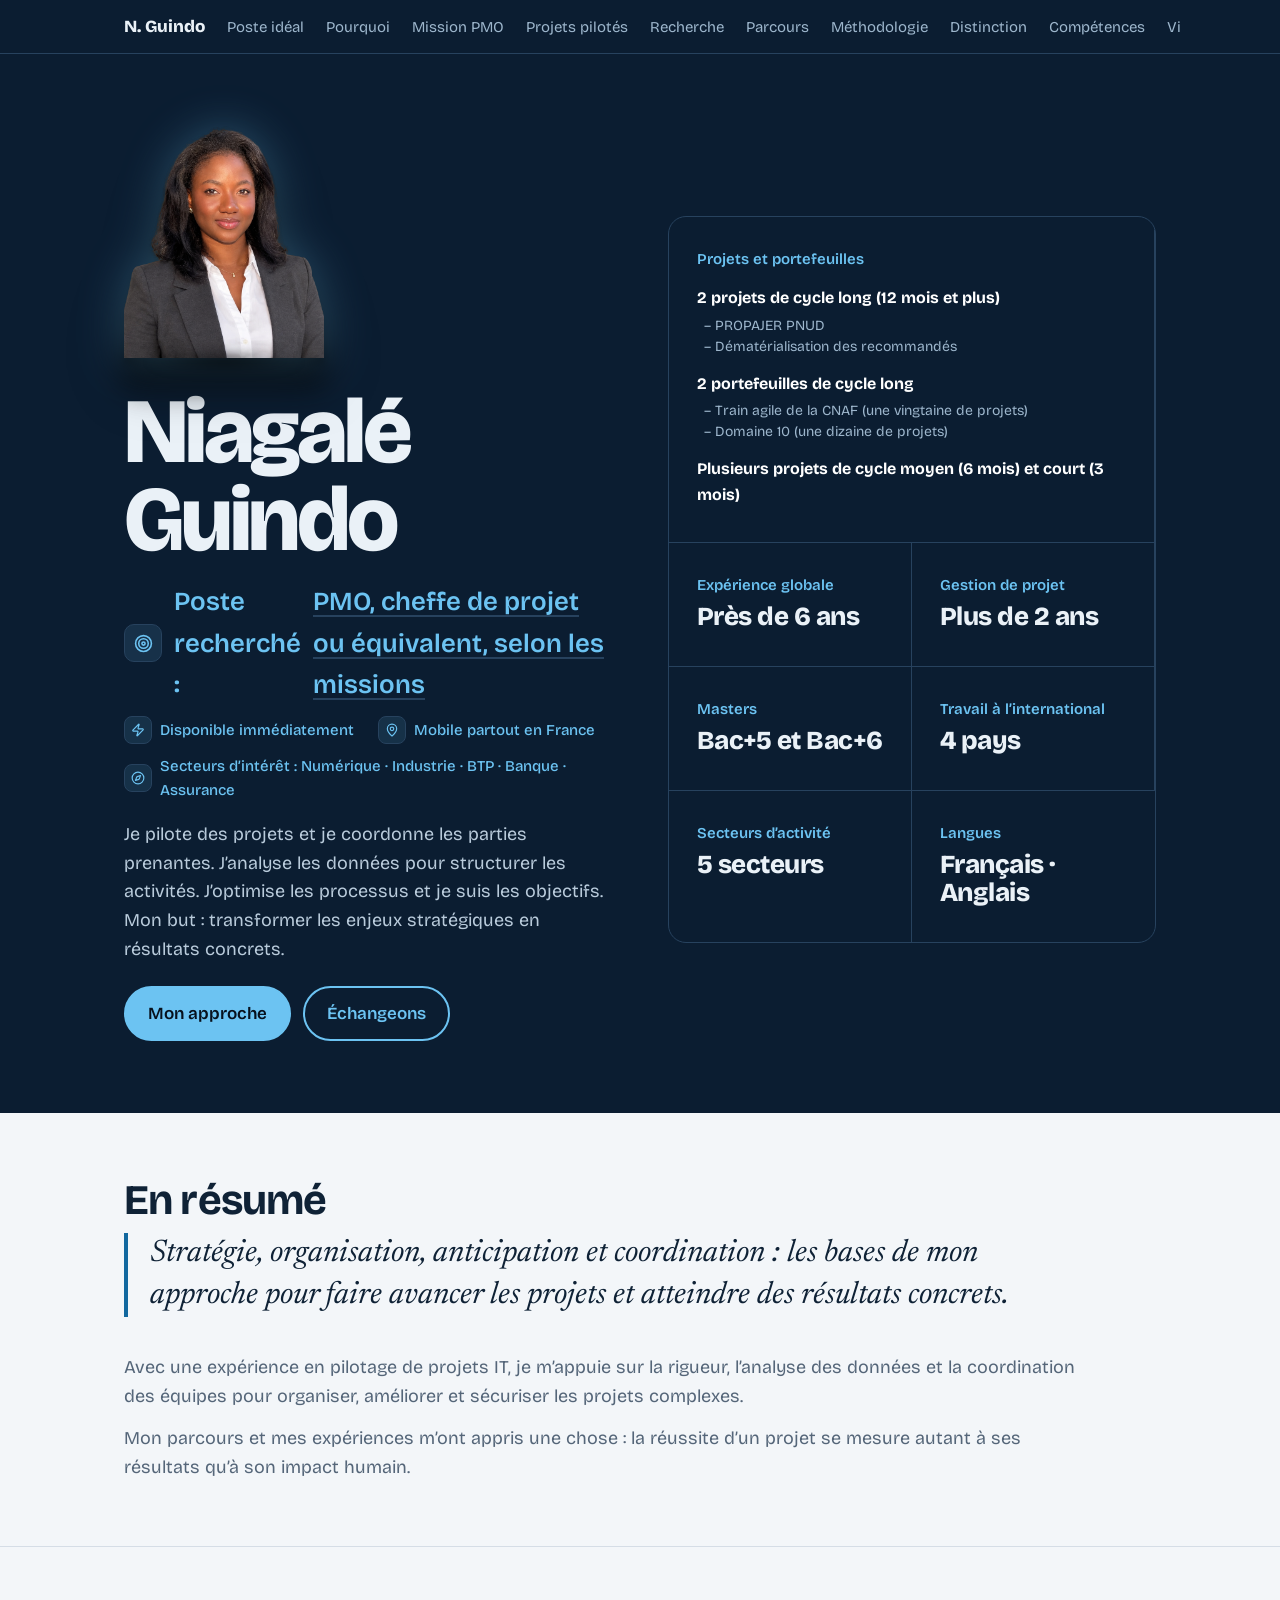
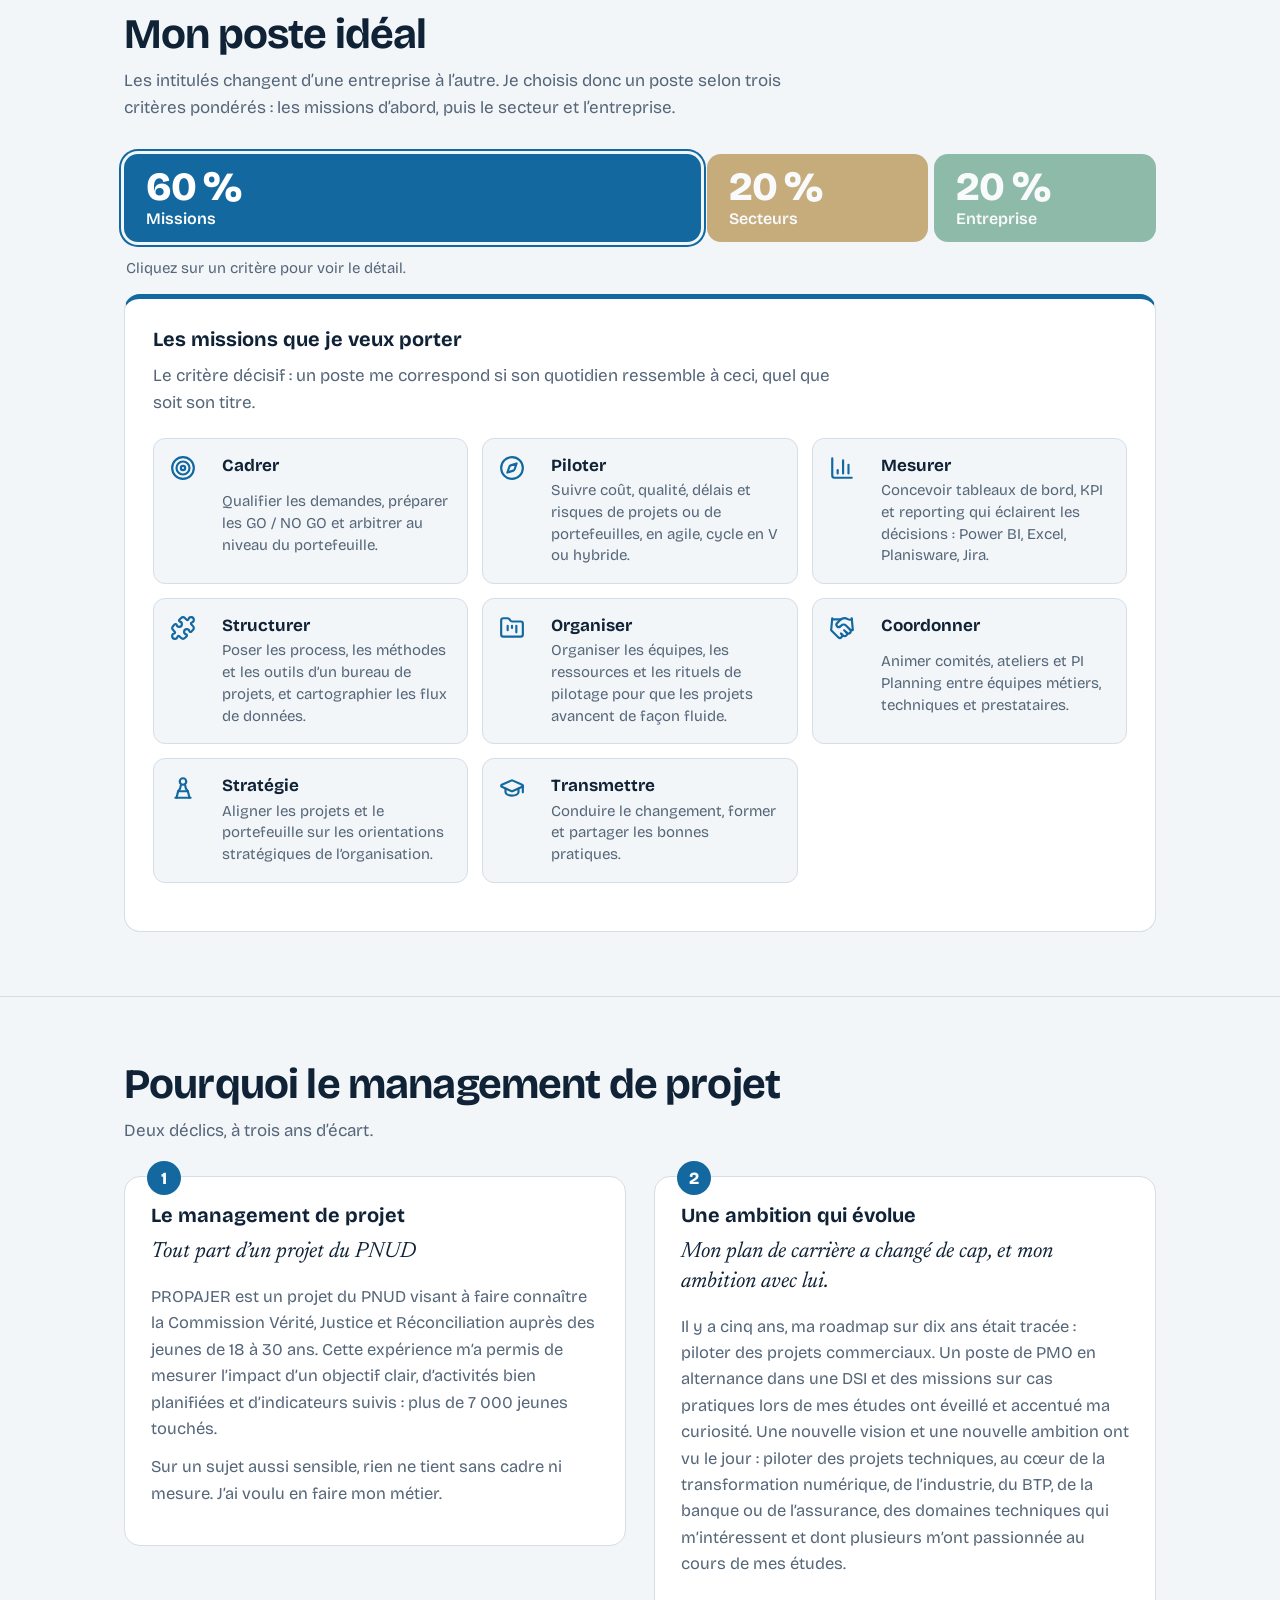
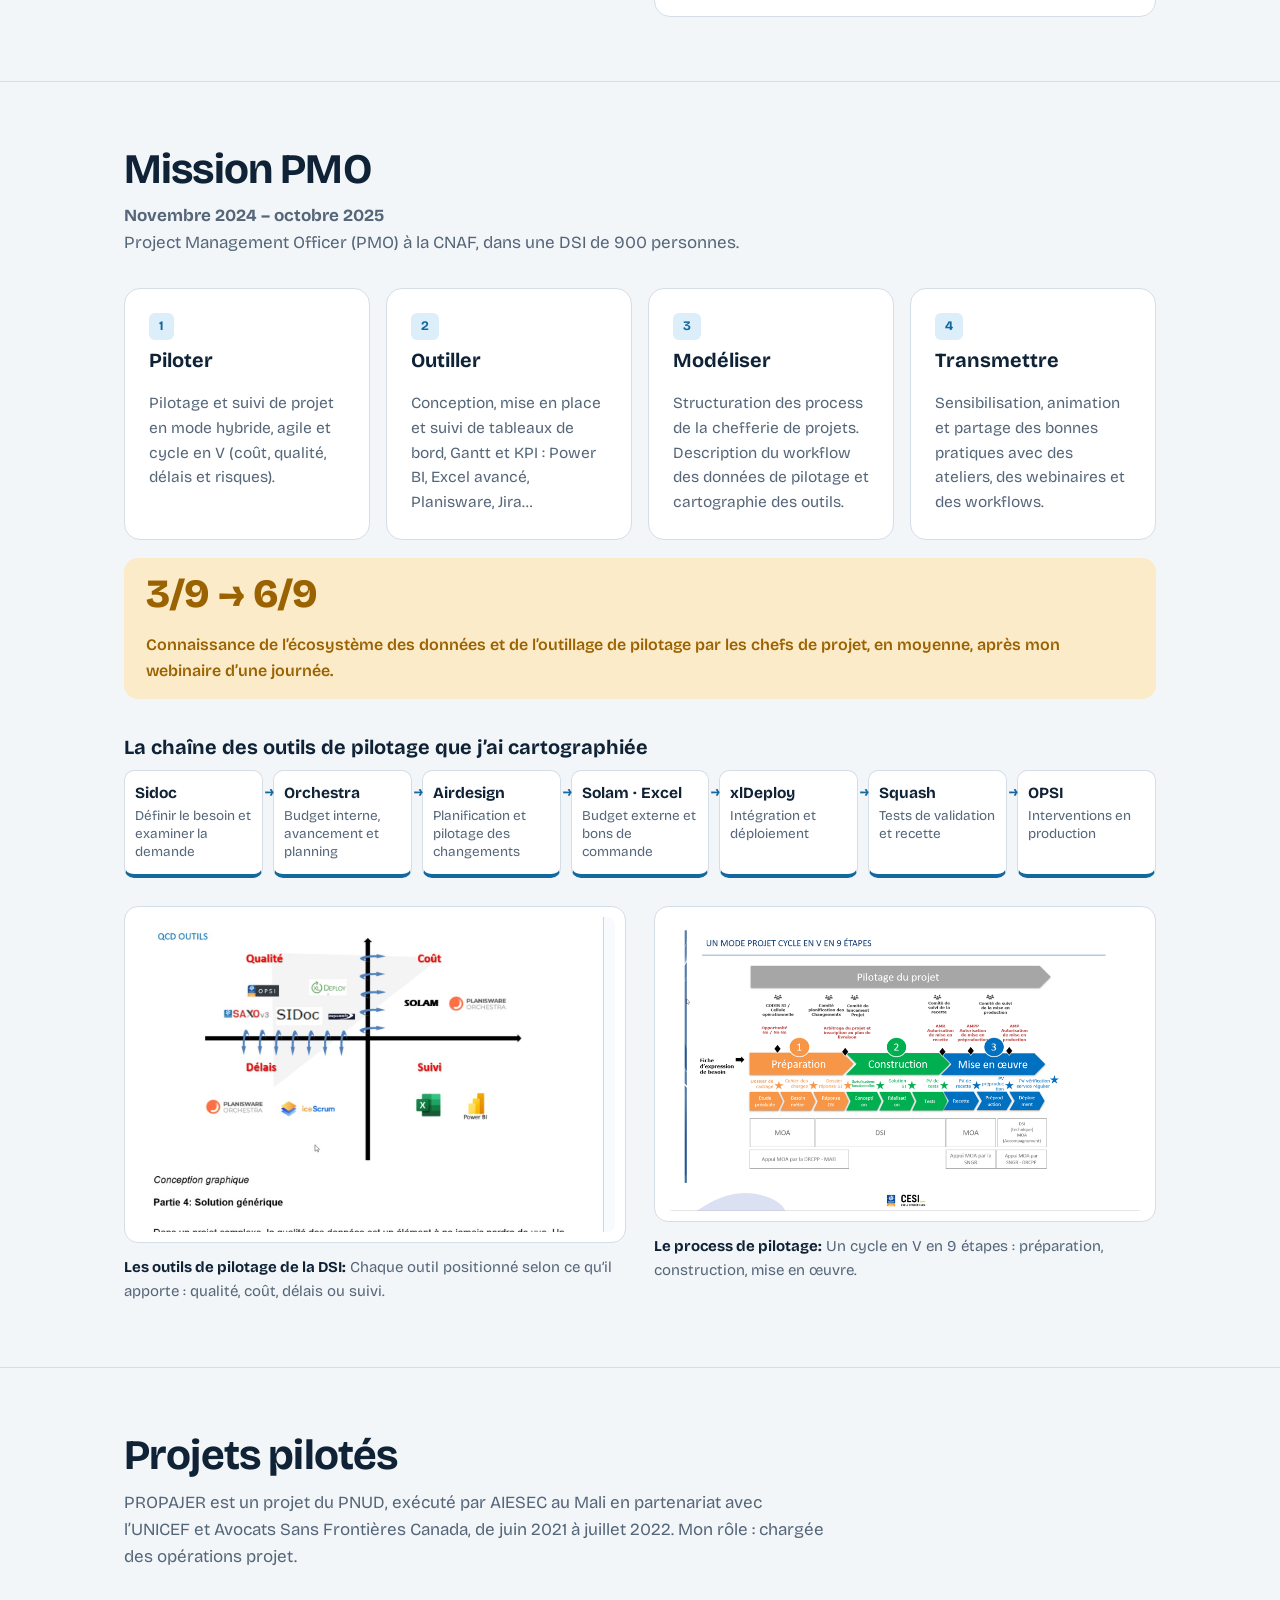
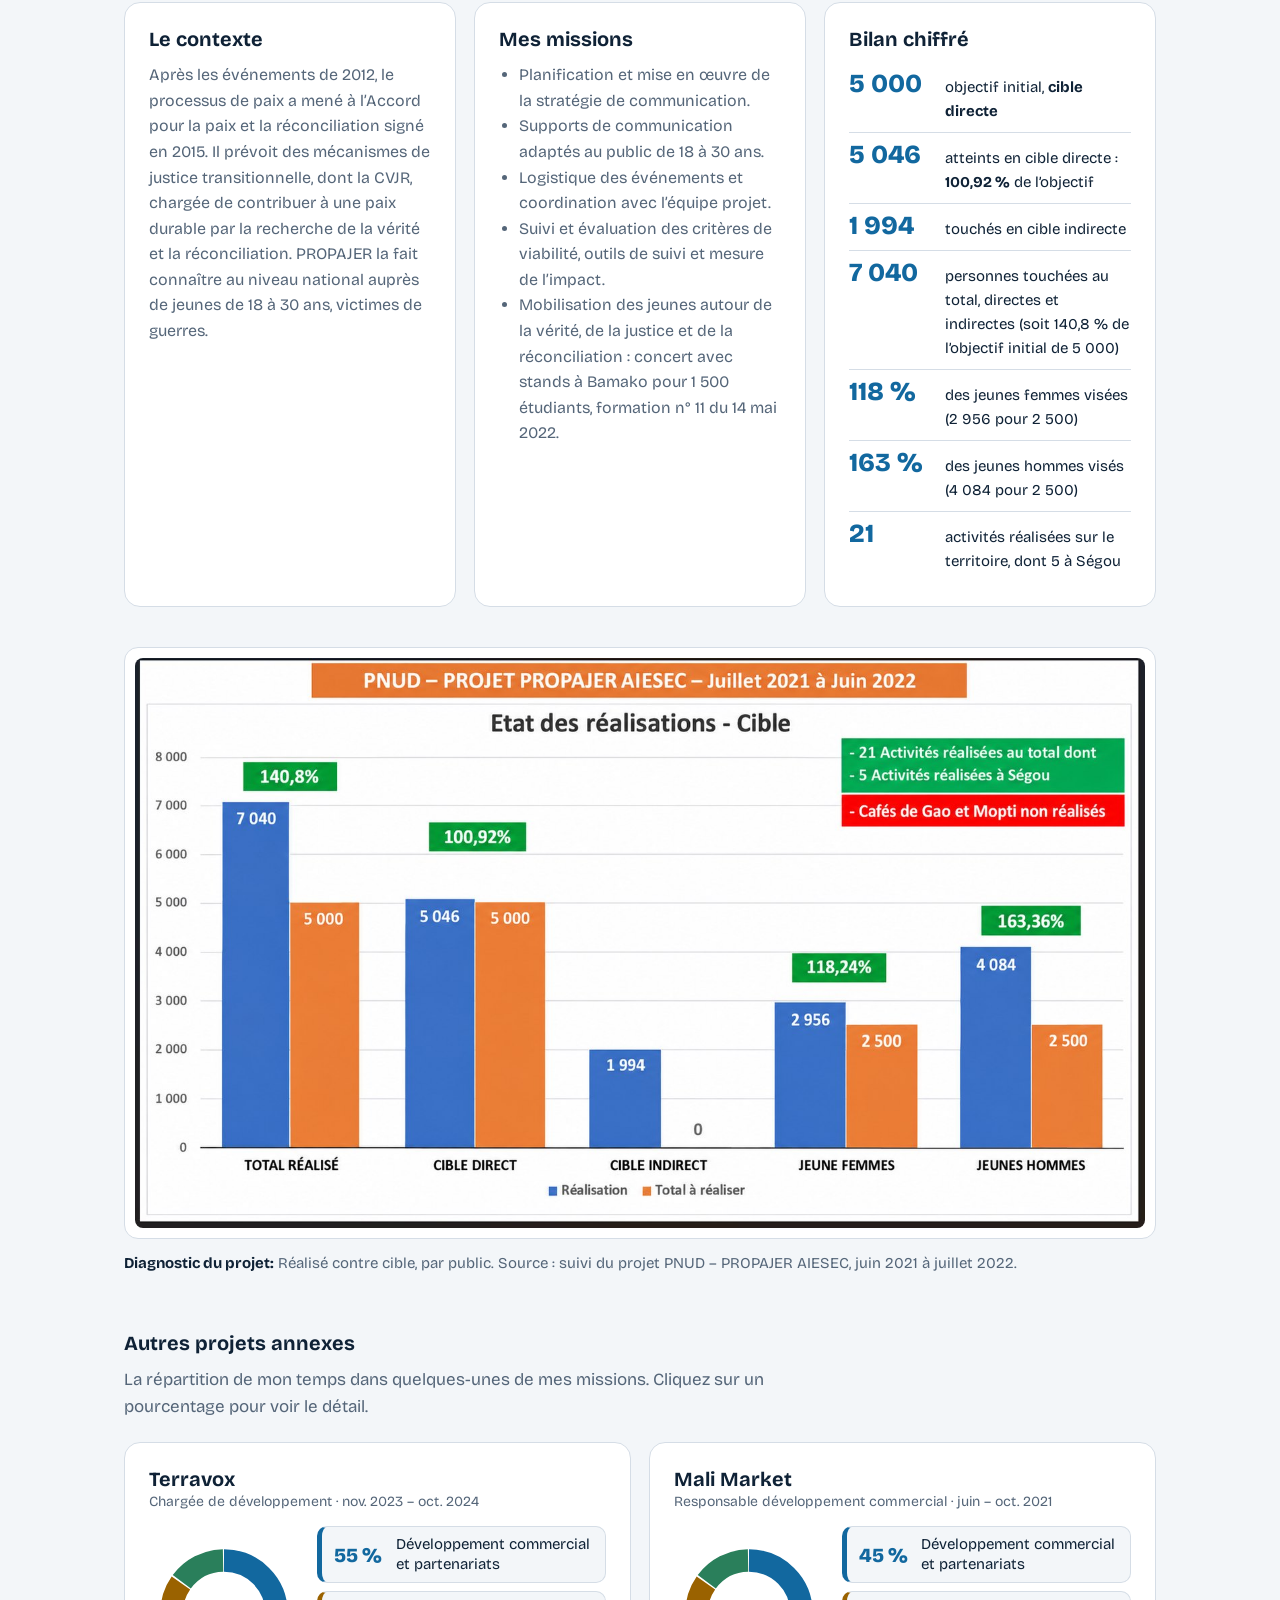
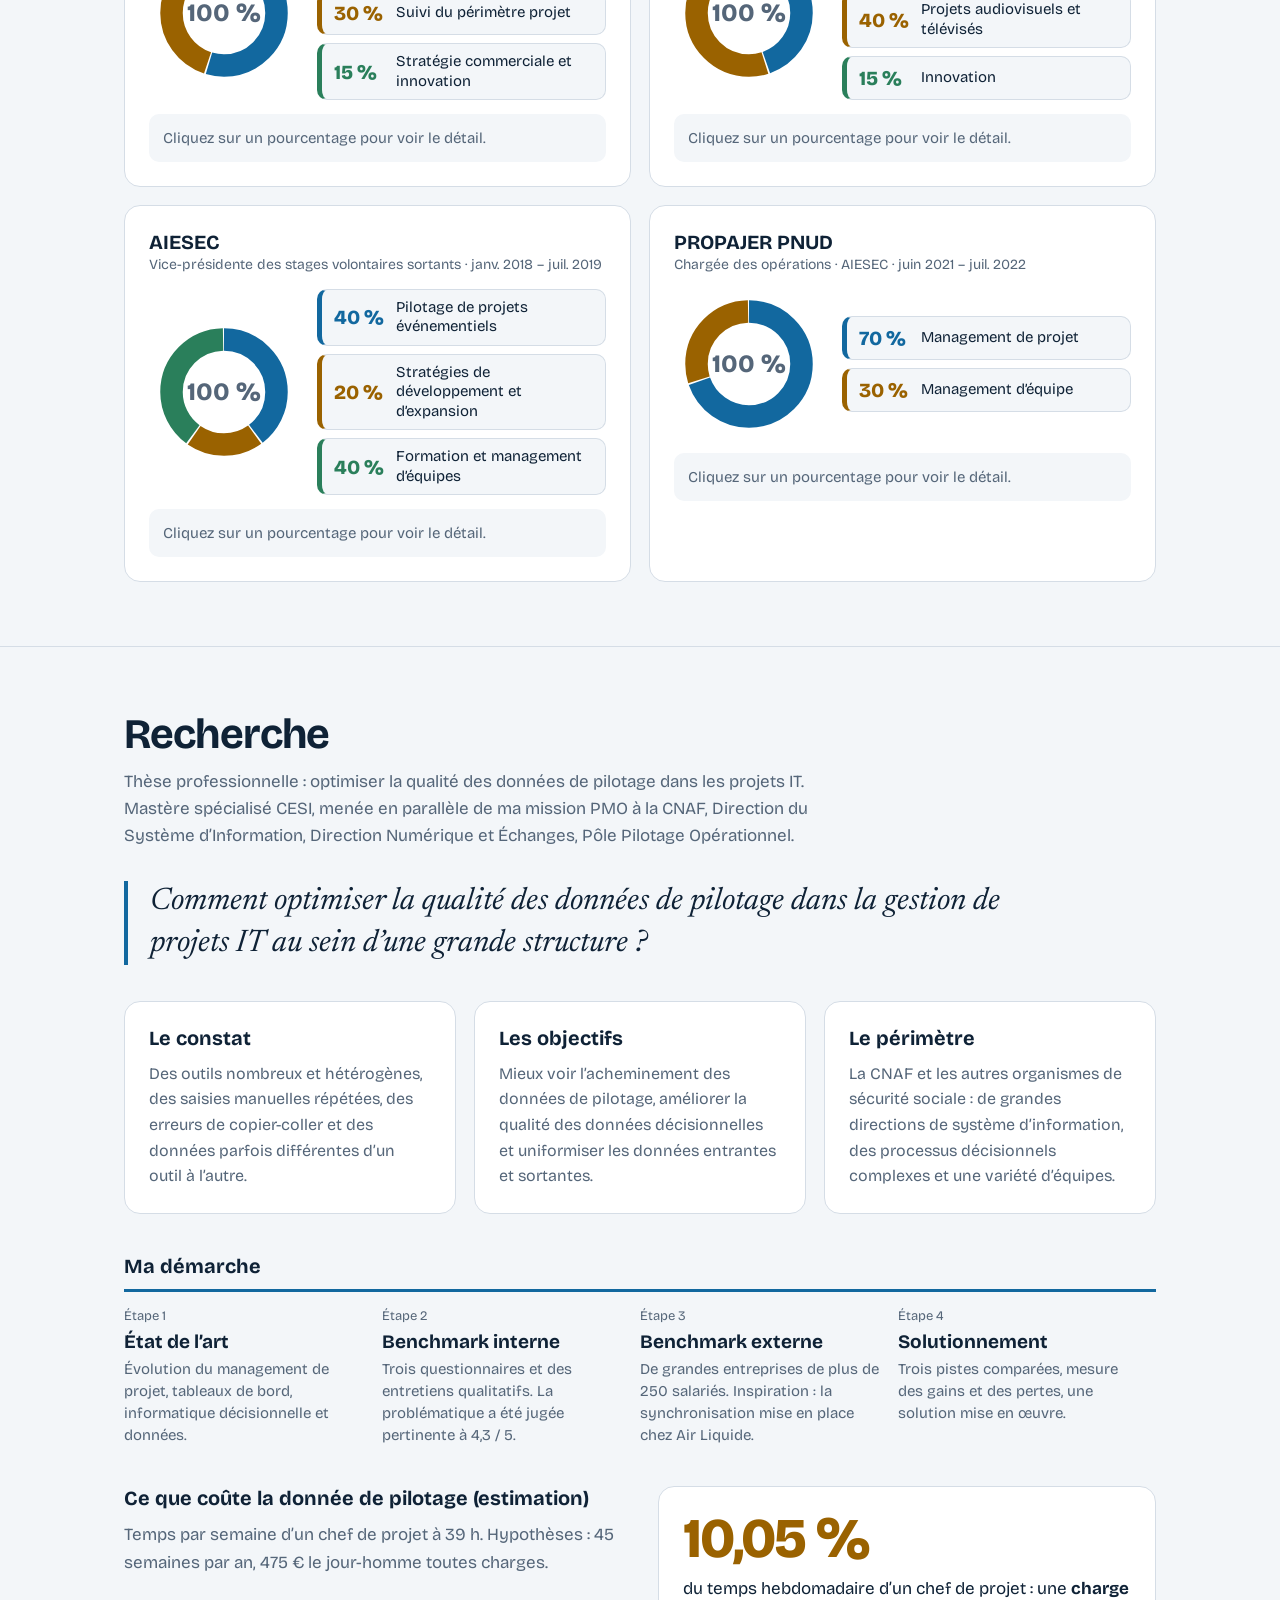
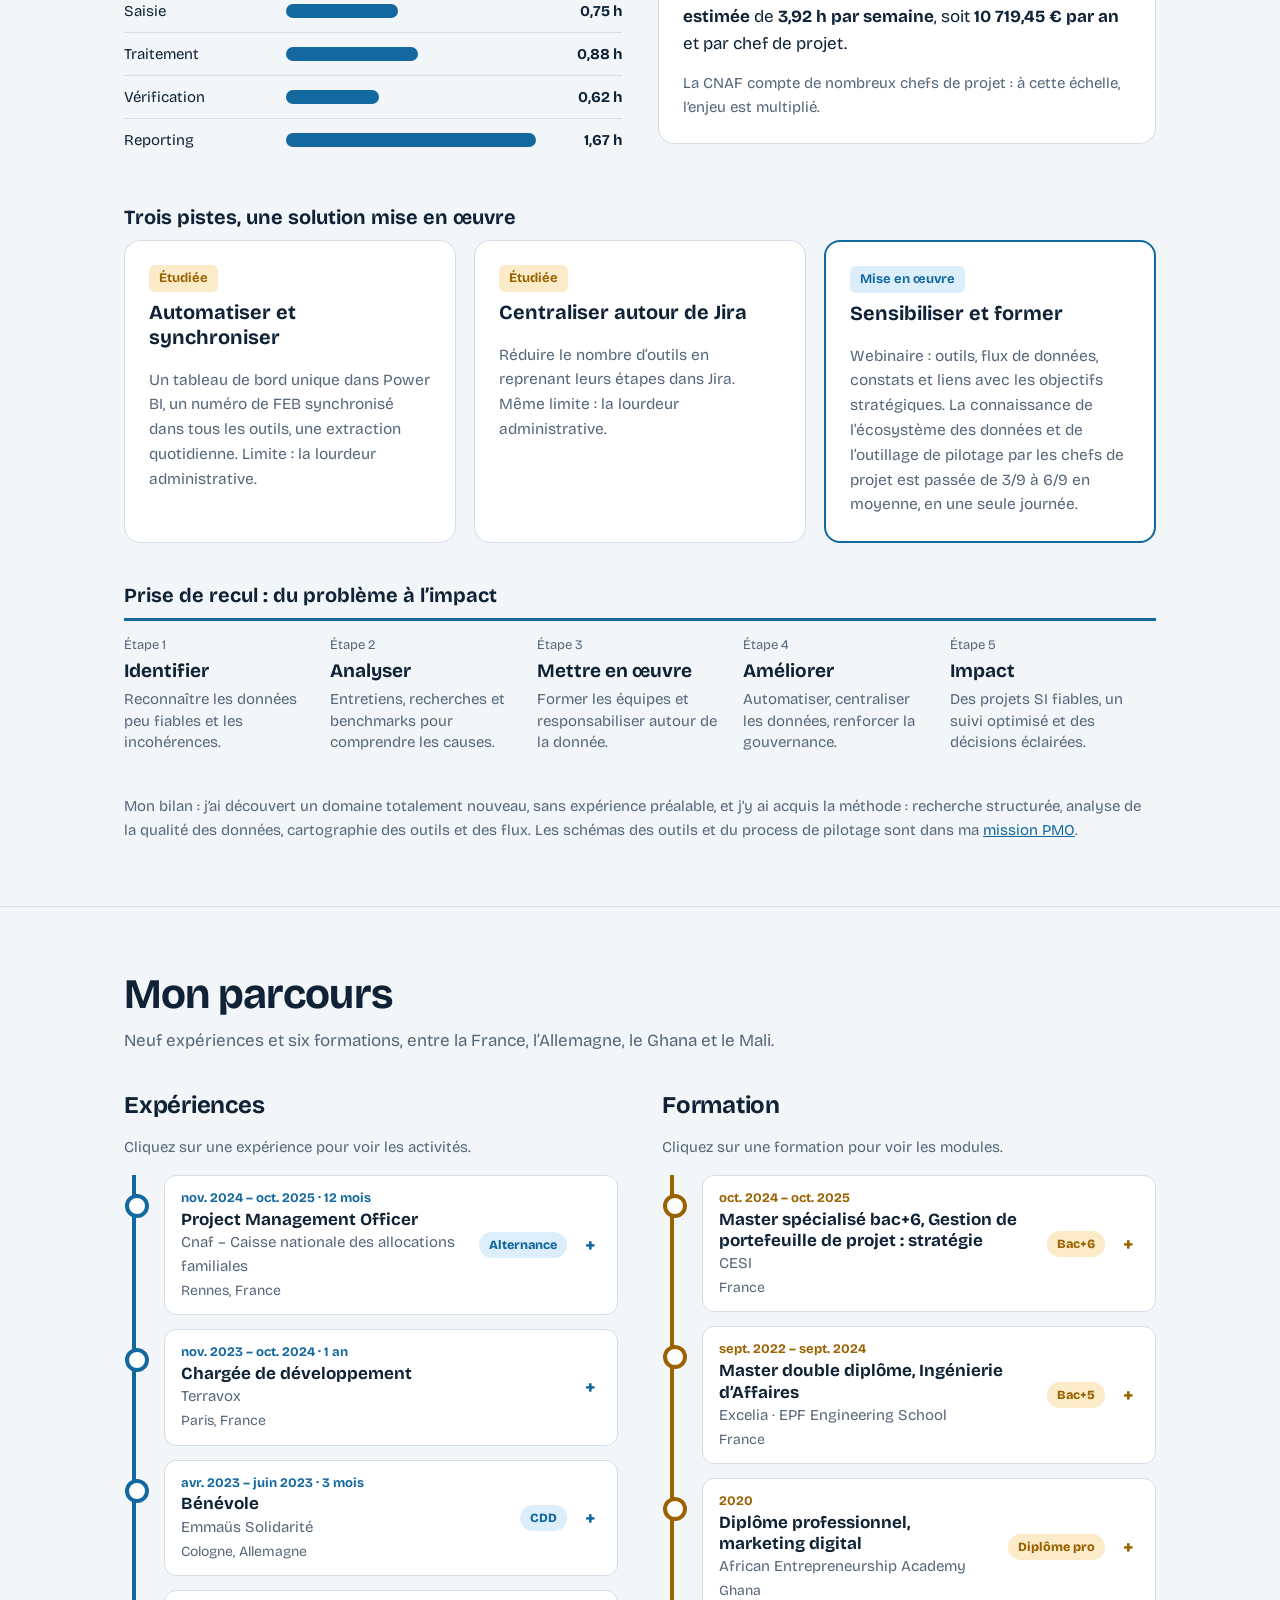
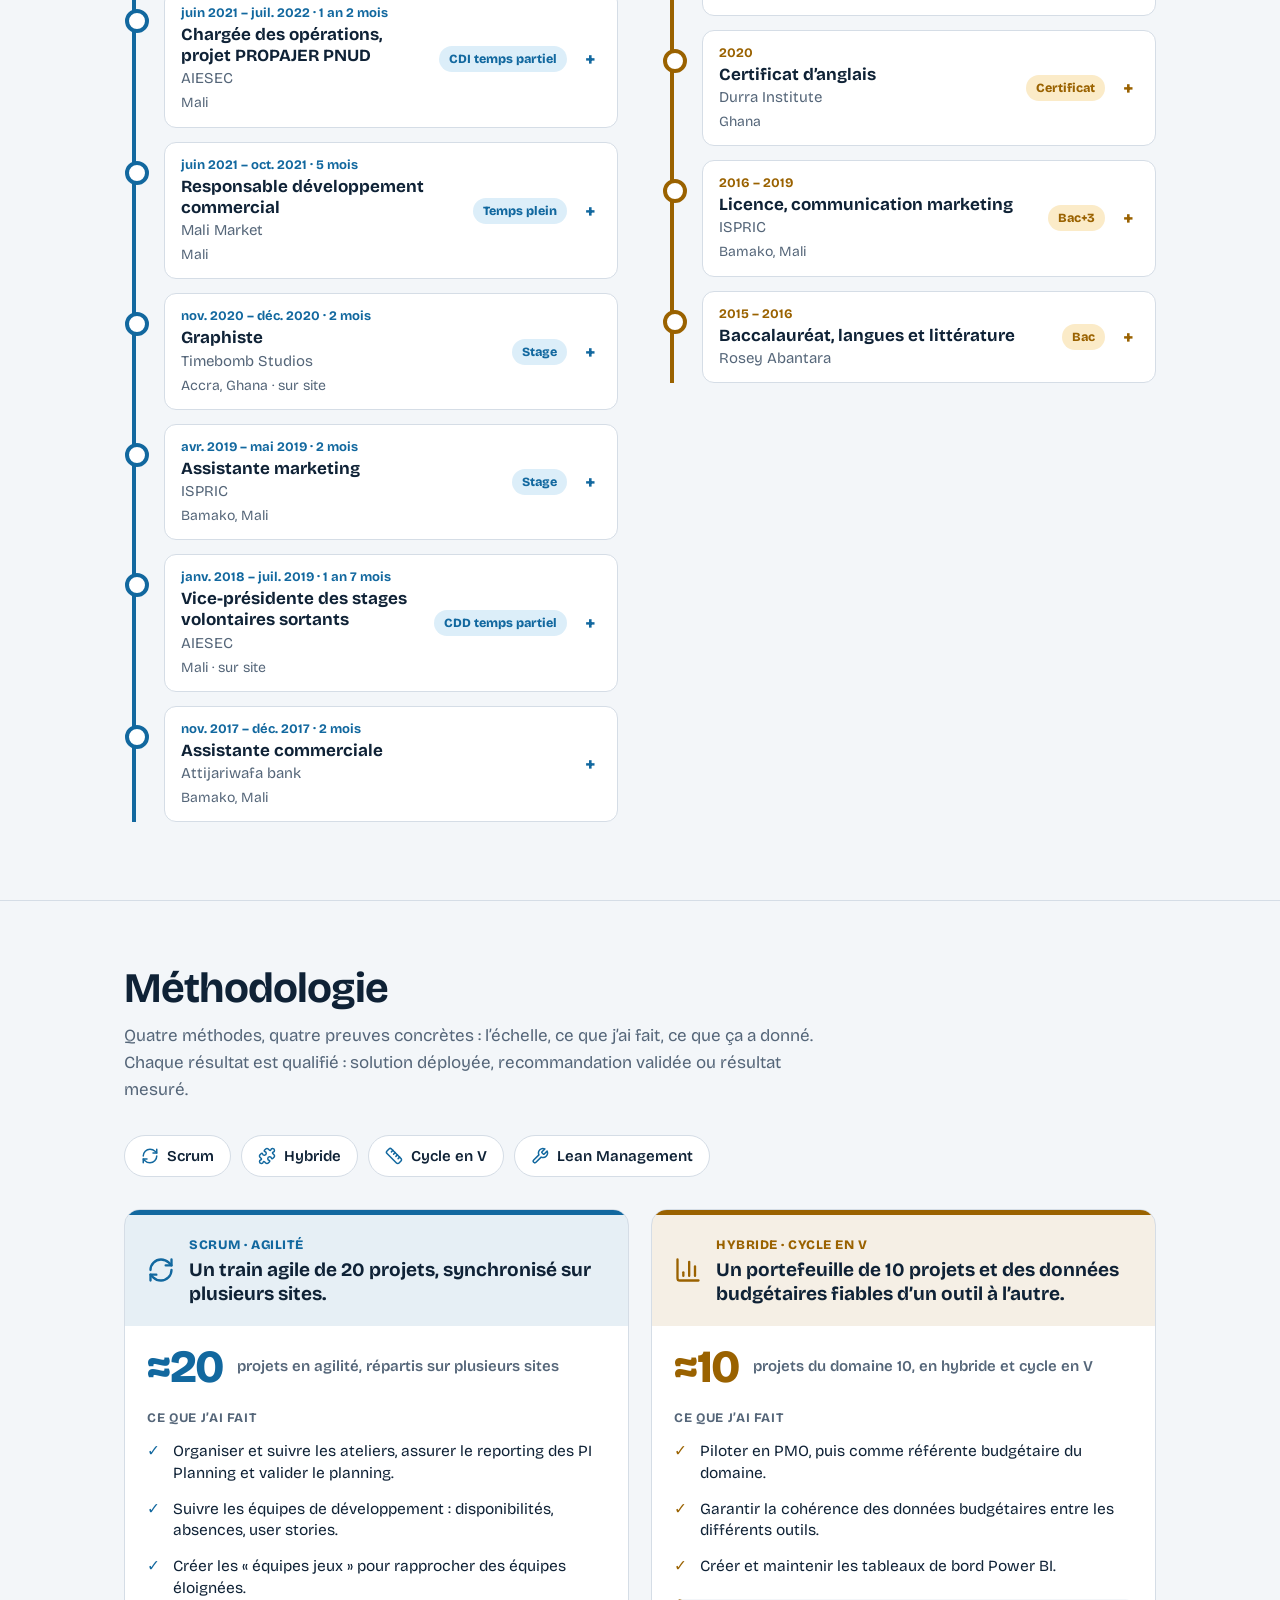
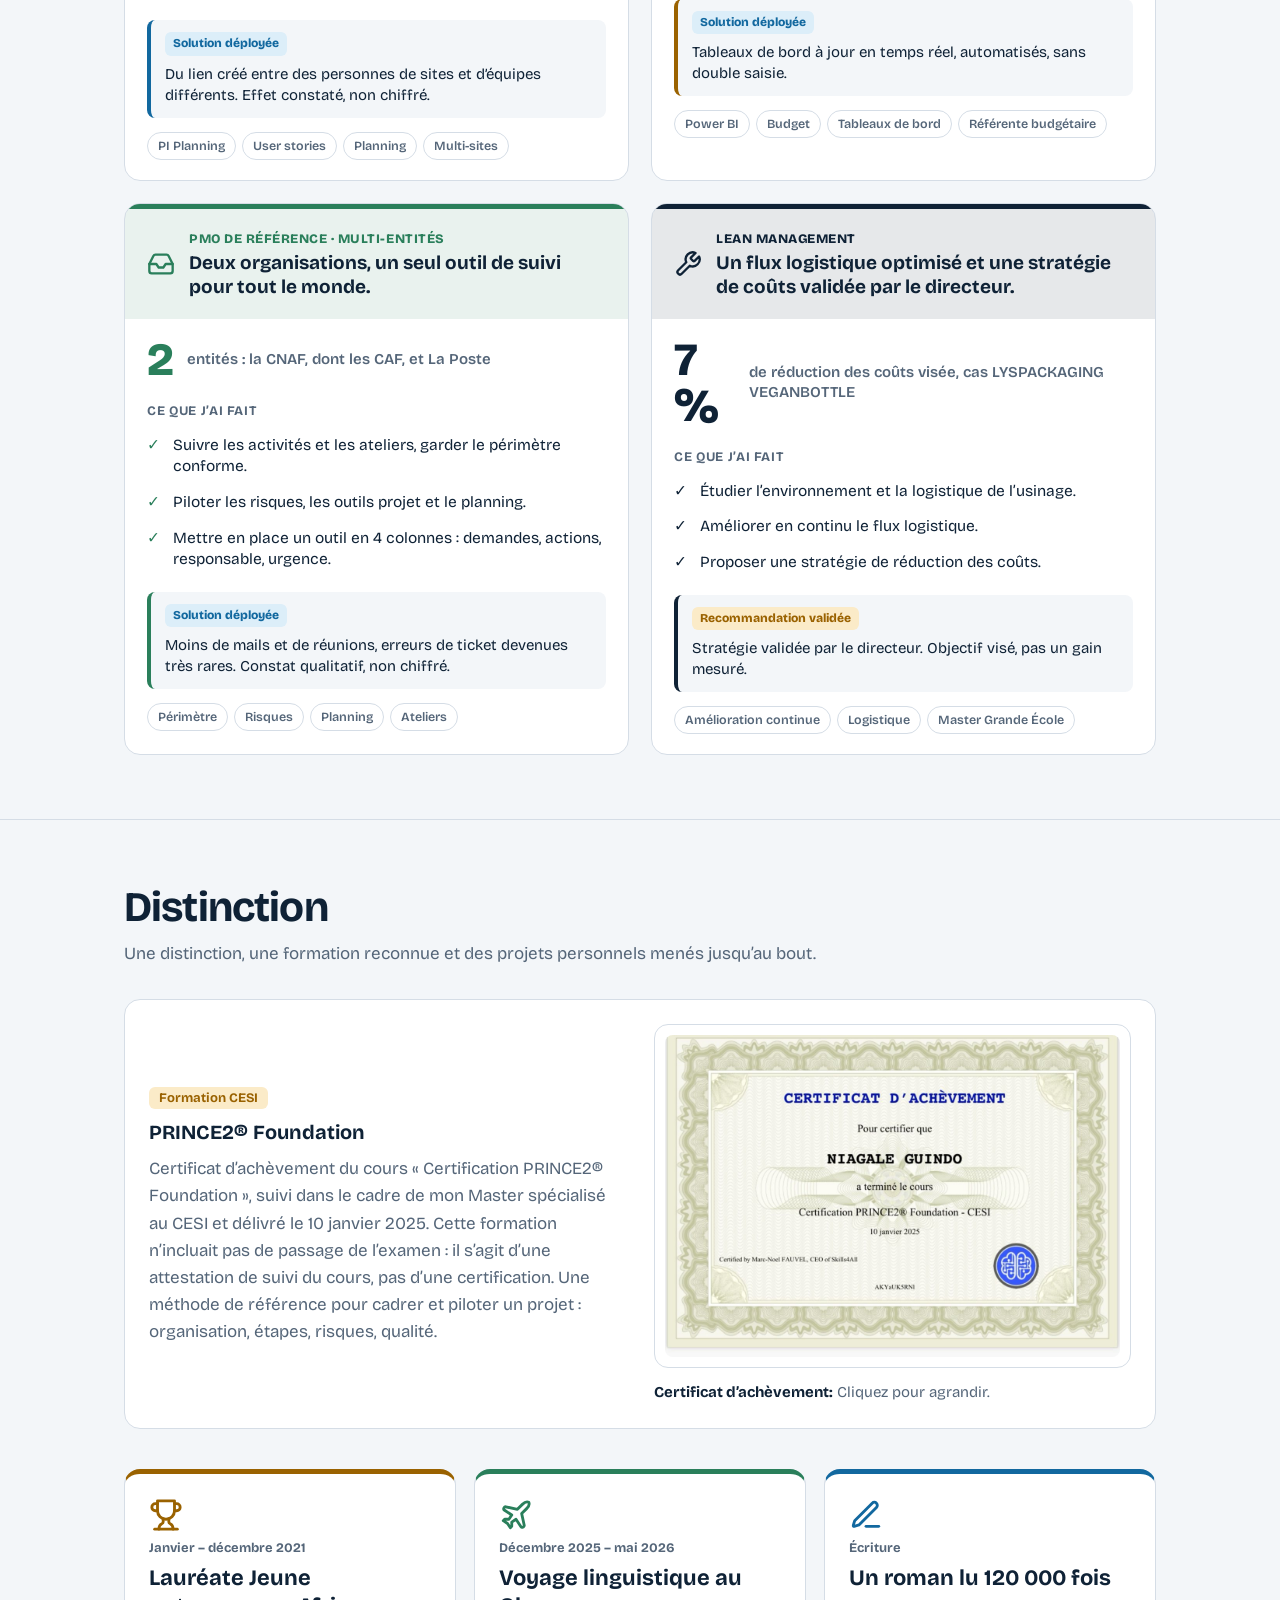
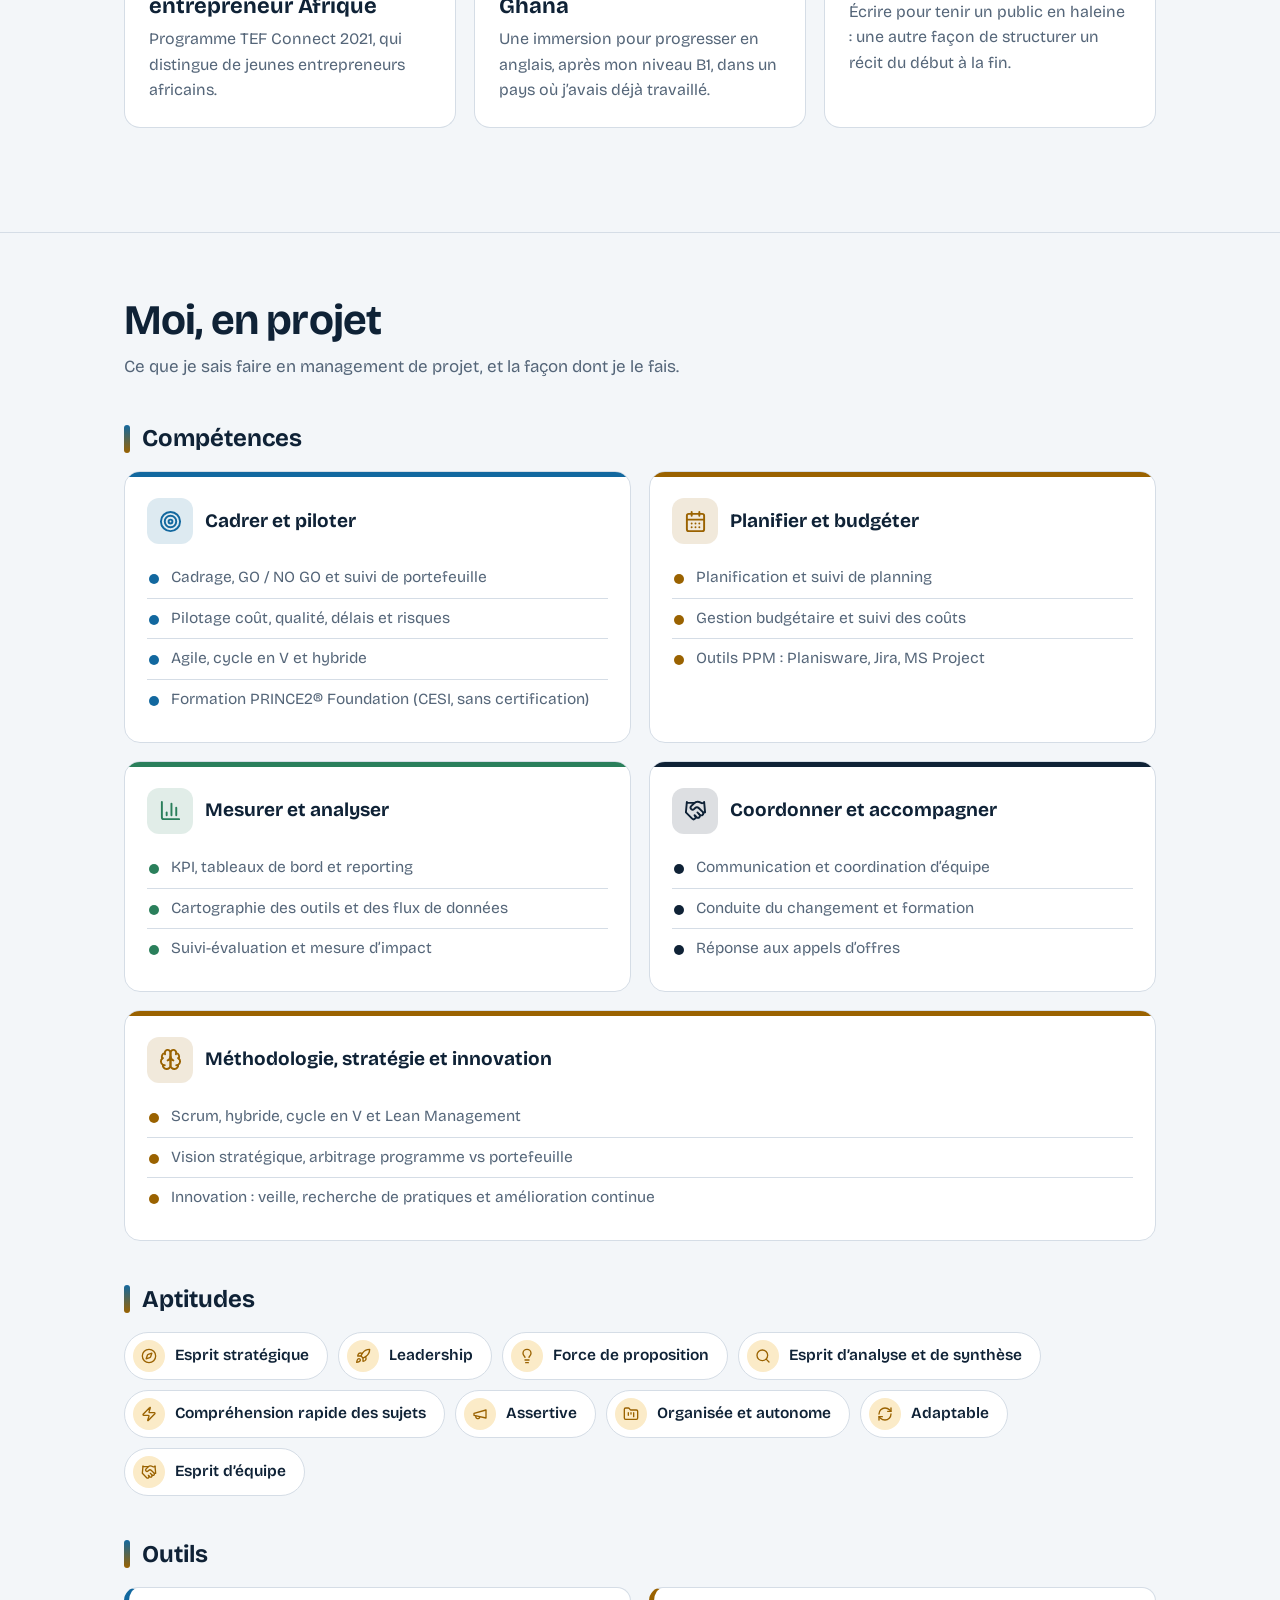
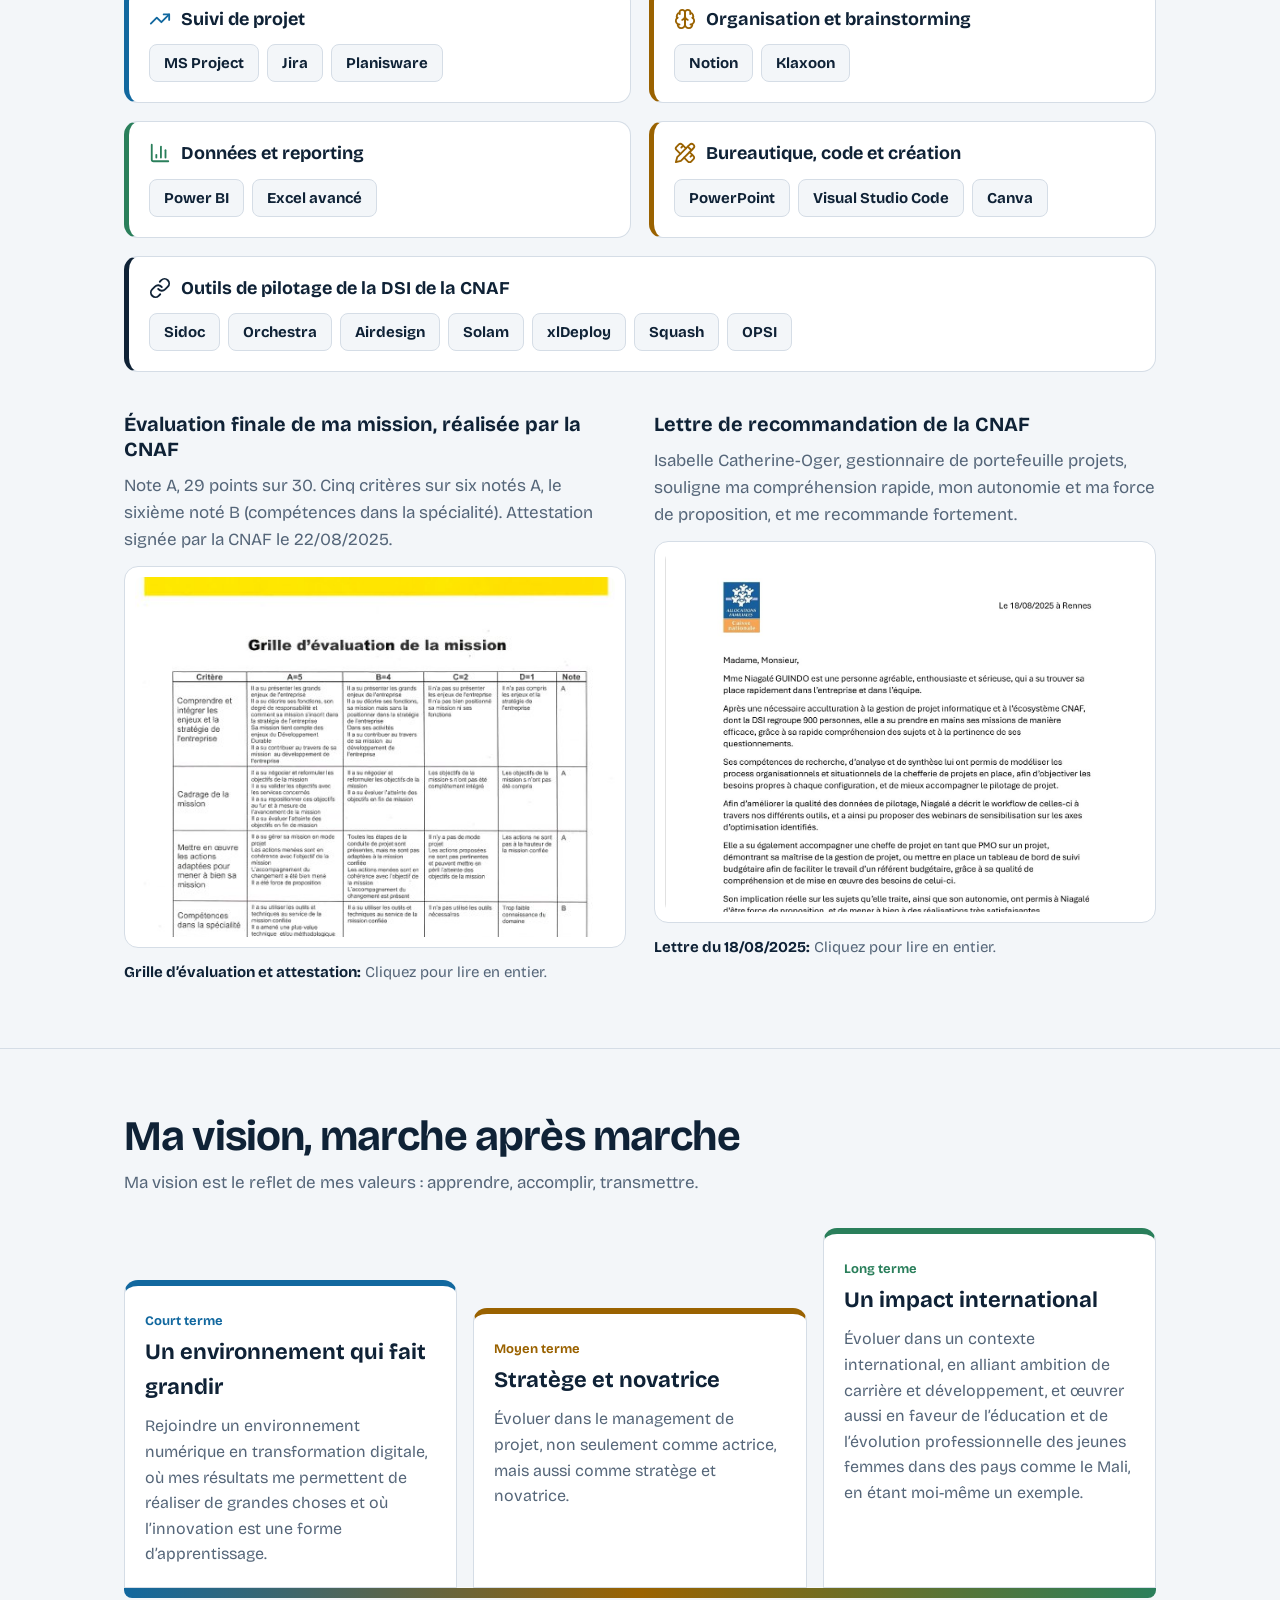
<file: index.html>
<!DOCTYPE html>
<html lang="fr">
<head>
<meta charset="utf-8">
<meta name="viewport" content="width=device-width, initial-scale=1, viewport-fit=cover">
<title>Niagalé Guindo Portfolio</title>
<meta name="description" content="Portfolio de Niagalé Guindo, PMO et cheffe de projet : missions, projet PROPAJER PNUD, mission PMO à la CNAF, recherche, compétences et vision.">
<link rel="preconnect" href="https://fonts.googleapis.com">
<link href="https://fonts.googleapis.com/css2?family=Bricolage+Grotesque:opsz,wght@12..96,400;12..96,600;12..96,800&family=Newsreader:ital,opsz,wght@1,6..72,400&display=swap" rel="stylesheet">
<link rel="icon" href="data:image/svg+xml,%3Csvg xmlns=%27http://www.w3.org/2000/svg%27 viewBox=%270 0 24 24%27 fill=%27none%27 stroke=%27%2312689F%27 stroke-width=%272.4%27 stroke-linecap=%27round%27 stroke-linejoin=%27round%27%3E%3Cpath d=%27M3 3v16a2 2 0 0 0 2 2h16%27/%3E%3Cpath d=%27M18 17V9%27/%3E%3Cpath d=%27M13 17V5%27/%3E%3Cpath d=%27M8 17v-3%27/%3E%3C/svg%3E">
<link rel="stylesheet" href="style.css">
</head>
<body>
<svg width="0" height="0" style="position:absolute" aria-hidden="true" focusable="false"><defs><symbol id="i-brain" viewBox="0 0 24 24"><path d="M12 5a3 3 0 1 0-5.997.125 4 4 0 0 0-2.526 5.77 4 4 0 0 0 .556 6.588A4 4 0 1 0 12 18Z"/><path d="M12 5a3 3 0 1 1 5.997.125 4 4 0 0 1 2.526 5.77 4 4 0 0 1-.556 6.588A4 4 0 1 1 12 18Z"/><path d="M15 13a4.5 4.5 0 0 1-3-4 4.5 4.5 0 0 1-3 4"/><path d="M17.599 6.5a3 3 0 0 0 .399-1.375"/><path d="M6.003 5.125A3 3 0 0 0 6.401 6.5"/><path d="M3.477 10.896a4 4 0 0 1 .585-.396"/><path d="M19.938 10.5a4 4 0 0 1 .585.396"/><path d="M6 18a4 4 0 0 1-1.967-.516"/><path d="M19.967 17.484A4 4 0 0 1 18 18"/></symbol><symbol id="i-bulb" viewBox="0 0 24 24"><path d="M15 14c.2-1 .7-1.7 1.5-2.5 1-.9 1.5-2.2 1.5-3.5A6 6 0 0 0 6 8c0 1 .2 2.2 1.5 3.5.7.7 1.3 1.5 1.5 2.5"/><path d="M9 18h6"/><path d="M10 22h4"/></symbol><symbol id="i-calendar" viewBox="0 0 24 24"><path d="M8 2v4"/><path d="M16 2v4"/><rect width="18" height="18" x="3" y="4" rx="2"/><path d="M3 10h18"/><path d="M8 14h.01"/><path d="M12 14h.01"/><path d="M16 14h.01"/><path d="M8 18h.01"/><path d="M12 18h.01"/><path d="M16 18h.01"/></symbol><symbol id="i-cap" viewBox="0 0 24 24"><path d="M21.42 10.922a1 1 0 0 0-.019-1.838L12.83 5.18a2 2 0 0 0-1.66 0L2.6 9.08a1 1 0 0 0 0 1.832l8.57 3.908a2 2 0 0 0 1.66 0z"/><path d="M22 10v6"/><path d="M6 12.5V16a6 3 0 0 0 12 0v-3.5"/></symbol><symbol id="i-chart" viewBox="0 0 24 24"><path d="M3 3v16a2 2 0 0 0 2 2h16"/><path d="M18 17V9"/><path d="M13 17V5"/><path d="M8 17v-3"/></symbol><symbol id="i-compass" viewBox="0 0 24 24"><circle cx="12" cy="12" r="10"/><path d="m16.24 7.76-1.804 5.411a2 2 0 0 1-1.265 1.265L7.76 16.24l1.804-5.411a2 2 0 0 1 1.265-1.265z"/></symbol><symbol id="i-factory" viewBox="0 0 24 24"><path d="M2 20a2 2 0 0 0 2 2h16a2 2 0 0 0 2-2V8l-7 5V8l-7 5V4a2 2 0 0 0-2-2H4a2 2 0 0 0-2 2Z"/><path d="M17 18h1"/><path d="M12 18h1"/><path d="M7 18h1"/></symbol><symbol id="i-folder" viewBox="0 0 24 24"><path d="M4 20h16a2 2 0 0 0 2-2V8a2 2 0 0 0-2-2h-7.93a2 2 0 0 1-1.66-.9l-.82-1.2A2 2 0 0 0 7.93 3H4a2 2 0 0 0-2 2v13c0 1.1.9 2 2 2Z"/><path d="M8 10v4"/><path d="M12 10v2"/><path d="M16 10v6"/></symbol><symbol id="i-globe" viewBox="0 0 24 24"><circle cx="12" cy="12" r="10"/><path d="M12 2a14.5 14.5 0 0 0 0 20 14.5 14.5 0 0 0 0-20"/><path d="M2 12h20"/></symbol><symbol id="i-handheart" viewBox="0 0 24 24"><path d="M11 14h2a2 2 0 1 0 0-4h-3c-.6 0-1.1.2-1.4.6L3 16"/><path d="m7 20 1.6-1.4c.3-.4.8-.6 1.4-.6h4c1.1 0 2.1-.4 2.8-1.2l4.6-4.4a2 2 0 0 0-2.75-2.91l-4.2 3.9"/><path d="m2 15 6 6"/><path d="M19.5 8.5c.7-.7 1.5-1.6 1.5-2.7A2.73 2.73 0 0 0 16 4a2.78 2.78 0 0 0-5 1.8c0 1.2.8 2 1.5 2.8L16 12Z"/></symbol><symbol id="i-handshake" viewBox="0 0 24 24"><path d="m11 17 2 2a1 1 0 1 0 3-3"/><path d="m14 14 2.5 2.5a1 1 0 1 0 3-3l-3.88-3.88a3 3 0 0 0-4.24 0l-.88.88a1 1 0 1 1-3-3l2.81-2.81a5.79 5.79 0 0 1 7.06-.87l.47.28a2 2 0 0 0 1.42.25L21 4"/><path d="m21 3 1 11h-2"/><path d="M3 3 2 14l6.5 6.5a1 1 0 1 0 3-3"/><path d="M3 4h8"/></symbol><symbol id="i-hardhat" viewBox="0 0 24 24"><path d="M10 10V5a1 1 0 0 1 1-1h2a1 1 0 0 1 1 1v5"/><path d="M14 6a6 6 0 0 1 6 6v3"/><path d="M4 15v-3a6 6 0 0 1 6-6"/><rect x="2" y="15" width="20" height="4" rx="1"/></symbol><symbol id="i-inbox" viewBox="0 0 24 24"><polyline points="22 12 16 12 14 15 10 15 8 12 2 12"/><path d="M5.45 5.11 2 12v6a2 2 0 0 0 2 2h16a2 2 0 0 0 2-2v-6l-3.45-6.89A2 2 0 0 0 16.76 4H7.24a2 2 0 0 0-1.79 1.11z"/></symbol><symbol id="i-landmark" viewBox="0 0 24 24"><line x1="3" x2="21" y1="22" y2="22"/><line x1="6" x2="6" y1="18" y2="11"/><line x1="10" x2="10" y1="18" y2="11"/><line x1="14" x2="14" y1="18" y2="11"/><line x1="18" x2="18" y1="18" y2="11"/><polygon points="12 2 20 7 4 7"/></symbol><symbol id="i-laptop" viewBox="0 0 24 24"><path d="M20 16V7a2 2 0 0 0-2-2H6a2 2 0 0 0-2 2v9m16 0H4m16 0 1.28 2.55a1 1 0 0 1-.9 1.45H3.62a1 1 0 0 1-.9-1.45L4 16"/></symbol><symbol id="i-leaf" viewBox="0 0 24 24"><path d="M11 20A7 7 0 0 1 9.8 6.1C15.5 5 17 4.48 19 2c1 2 2 4.18 2 8 0 5.5-4.78 10-10 10Z"/><path d="M2 21c0-3 1.85-5.36 5.08-6C9.5 14.52 12 13 13 12"/></symbol><symbol id="i-link" viewBox="0 0 24 24"><path d="M10 13a5 5 0 0 0 7.54.54l3-3a5 5 0 0 0-7.07-7.07l-1.72 1.71"/><path d="M14 11a5 5 0 0 0-7.54-.54l-3 3a5 5 0 0 0 7.07 7.07l1.71-1.71"/></symbol><symbol id="i-megaphone" viewBox="0 0 24 24"><path d="m3 11 18-5v12L3 14v-3z"/><path d="M11.6 16.8a3 3 0 1 1-5.8-1.6"/></symbol><symbol id="i-pawn" viewBox="0 0 24 24"><circle cx="12" cy="6" r="3"/><path d="M10 9.5c0 2.5-1 4-2.5 5.5h9C15 13.5 14 12 14 9.5"/><path d="M6 21l1.5-6"/><path d="M18 21l-1.5-6"/><path d="M5 21h14"/></symbol><symbol id="i-pen" viewBox="0 0 24 24"><path d="M12 20h9"/><path d="M16.376 3.622a1 1 0 0 1 3.002 3.002L7.368 18.635a2 2 0 0 1-.855.506l-2.872.838a.5.5 0 0 1-.62-.62l.838-2.872a2 2 0 0 1 .506-.854z"/></symbol><symbol id="i-pin" viewBox="0 0 24 24"><path d="M20 10c0 4.993-5.539 10.193-7.399 11.799a1 1 0 0 1-1.202 0C9.539 20.193 4 14.993 4 10a8 8 0 0 1 16 0"/><circle cx="12" cy="10" r="3"/></symbol><symbol id="i-plane" viewBox="0 0 24 24"><path d="M17.8 19.2 16 11l3.5-3.5C21 6 21.5 4 21 3c-1-.5-3 0-4.5 1.5L13 8 4.8 6.2c-.5-.1-.9.1-1.1.5l-.3.5c-.2.5-.1 1 .3 1.3L9 12l-2 3H4l-1 1 3 2 2 3 1-1v-3l3-2 3.5 5.3c.3.4.8.5 1.3.3l.5-.2c.4-.3.6-.7.5-1.2z"/></symbol><symbol id="i-puzzle" viewBox="0 0 24 24"><path d="M15.39 4.39a1 1 0 0 0 1.68-.474 2.5 2.5 0 1 1 3.014 3.015 1 1 0 0 0-.474 1.68l1.683 1.682a2.414 2.414 0 0 1 0 3.414L19.61 15.39a1 1 0 0 1-1.68-.474 2.5 2.5 0 1 0-3.014 3.015 1 1 0 0 1 .474 1.68l-1.683 1.682a2.414 2.414 0 0 1-3.414 0L8.61 19.61a1 1 0 0 0-1.68.474 2.5 2.5 0 1 1-3.014-3.015 1 1 0 0 0 .474-1.68l-1.683-1.682a2.414 2.414 0 0 1 0-3.414L4.39 8.61a1 1 0 0 1 1.68.474 2.5 2.5 0 1 0 3.014-3.015 1 1 0 0 1-.474-1.68l1.683-1.682a2.414 2.414 0 0 1 3.414 0z"/></symbol><symbol id="i-refresh" viewBox="0 0 24 24"><path d="M3 12a9 9 0 0 1 9-9 9.75 9.75 0 0 1 6.74 2.74L21 8"/><path d="M21 3v5h-5"/><path d="M21 12a9 9 0 0 1-9 9 9.75 9.75 0 0 1-6.74-2.74L3 16"/><path d="M8 16H3v5"/></symbol><symbol id="i-rocket" viewBox="0 0 24 24"><path d="M4.5 16.5c-1.5 1.26-2 5-2 5s3.74-.5 5-2c.71-.84.7-2.13-.09-2.91a2.18 2.18 0 0 0-2.91-.09z"/><path d="m12 15-3-3a22 22 0 0 1 2-3.95A12.88 12.88 0 0 1 22 2c0 2.72-.78 7.5-6 11a22.35 22.35 0 0 1-4 2z"/><path d="M9 12H4s.55-3.03 2-4c1.62-1.08 5 0 5 0"/><path d="M12 15v5s3.03-.55 4-2c1.08-1.62 0-5 0-5"/></symbol><symbol id="i-ruler" viewBox="0 0 24 24"><path d="M21.3 15.3a2.4 2.4 0 0 1 0 3.4l-2.6 2.6a2.4 2.4 0 0 1-3.4 0L2.7 8.7a2.41 2.41 0 0 1 0-3.4l2.6-2.6a2.41 2.41 0 0 1 3.4 0Z"/><path d="m14.5 12.5 2-2"/><path d="m11.5 9.5 2-2"/><path d="m8.5 6.5 2-2"/><path d="m17.5 15.5 2-2"/></symbol><symbol id="i-search" viewBox="0 0 24 24"><circle cx="11" cy="11" r="8"/><path d="m21 21-4.3-4.3"/></symbol><symbol id="i-shield" viewBox="0 0 24 24"><path d="M20 13c0 5-3.5 7.5-7.66 8.95a1 1 0 0 1-.67-.01C7.5 20.5 4 18 4 13V6a1 1 0 0 1 1-1c2 0 4.5-1.2 6.24-2.72a1.17 1.17 0 0 1 1.52 0C14.51 3.81 17 5 19 5a1 1 0 0 1 1 1z"/><path d="m9 12 2 2 4-4"/></symbol><symbol id="i-sprout" viewBox="0 0 24 24"><path d="M7 20h10"/><path d="M10 20c5.5-2.5.8-6.4 3-10"/><path d="M9.5 9.4c1.1.8 1.8 2.2 2.3 3.7-2 .4-3.5.4-4.8-.3-1.2-.6-2.3-1.9-3-4.2 2.8-.5 4.4 0 5.5.8z"/><path d="M14.1 6a7 7 0 0 0-1.1 4c1.9-.1 3.3-.6 4.3-1.4 1-1 1.6-2.3 1.7-4.6-2.7.1-4 1-4.9 2z"/></symbol><symbol id="i-target" viewBox="0 0 24 24"><circle cx="12" cy="12" r="10"/><circle cx="12" cy="12" r="6"/><circle cx="12" cy="12" r="2"/></symbol><symbol id="i-tools" viewBox="0 0 24 24"><path d="m15 5 4 4"/><path d="M13 7 8.7 2.7a2.41 2.41 0 0 0-3.4 0L2.7 5.3a2.41 2.41 0 0 0 0 3.4L7 13"/><path d="m8 6 2-2"/><path d="m2 22 5.5-1.5L21.17 6.83a2.82 2.82 0 0 0-4-4L3.5 16.5z"/><path d="m18 16 2-2"/><path d="m17 11 4.3 4.3c.94.94.94 2.46 0 3.4l-2.6 2.6c-.94.94-2.46.94-3.4 0L11 17"/></symbol><symbol id="i-trend" viewBox="0 0 24 24"><polyline points="22 7 13.5 15.5 8.5 10.5 2 17"/><polyline points="16 7 22 7 22 13"/></symbol><symbol id="i-trophy" viewBox="0 0 24 24"><path d="M6 9H4.5a2.5 2.5 0 0 1 0-5H6"/><path d="M18 9h1.5a2.5 2.5 0 0 0 0-5H18"/><path d="M4 22h16"/><path d="M10 14.66V17c0 .55-.47.98-.97 1.21C7.85 18.75 7 20.24 7 22"/><path d="M14 14.66V17c0 .55.47.98.97 1.21C16.15 18.75 17 20.24 17 22"/><path d="M18 2H6v7a6 6 0 0 0 12 0V2Z"/></symbol><symbol id="i-wrench" viewBox="0 0 24 24"><path d="M14.7 6.3a1 1 0 0 0 0 1.4l1.6 1.6a1 1 0 0 0 1.4 0l3.77-3.77a6 6 0 0 1-7.94 7.94l-6.91 6.91a2.12 2.12 0 0 1-3-3l6.91-6.91a6 6 0 0 1 7.94-7.94l-3.76 3.76z"/></symbol><symbol id="i-zap" viewBox="0 0 24 24"><path d="M4 14a1 1 0 0 1-.78-1.63l9.9-10.2a.5.5 0 0 1 .86.46l-1.92 6.02A1 1 0 0 0 13 10h7a1 1 0 0 1 .78 1.63l-9.9 10.2a.5.5 0 0 1-.86-.46l1.92-6.02A1 1 0 0 0 11 14z"/></symbol></defs></svg>

<nav><div class="wrap"><b>N. Guindo</b><a href="#poste">Poste idéal</a><a href="#pourquoi">Pourquoi</a><a href="#pmo">Mission PMO</a><a href="#propajer">Projets pilotés</a><a href="#these">Recherche</a><a href="#parcours">Parcours</a><a href="#methodologie">Méthodologie</a><a href="#distinction">Distinction</a><a href="#competences">Compétences</a><a href="#vision">Vision</a><a href="#contact">Contact</a></div></nav>

<header class="hero"><div class="wrap">
<div>
<div class="portrait"><img src="images/niagale-guindo.png" alt="Portrait de Niagalé Guindo" width="640" height="744"></div>
<h1>Niagalé Guindo</h1>
<p class="role"><span class="ri"><i aria-hidden="true"><svg class="svgi" aria-hidden="true"><use href="#i-target"/></svg></i>Poste recherché : <a href="#poste">PMO, cheffe de projet ou équivalent, selon les missions</a></span><span class="ri"><i aria-hidden="true"><svg class="svgi" aria-hidden="true"><use href="#i-zap"/></svg></i>Disponible immédiatement</span><span class="ri"><i aria-hidden="true"><svg class="svgi" aria-hidden="true"><use href="#i-pin"/></svg></i>Mobile partout en France</span><span class="ri"><i aria-hidden="true"><svg class="svgi" aria-hidden="true"><use href="#i-compass"/></svg></i>Secteurs d’intérêt : Numérique · Industrie · BTP · Banque · Assurance</span></p>
<p class="lead">Je pilote des projets et je coordonne les parties prenantes. J’analyse les données pour structurer les activités. J’optimise les processus et je suis les objectifs. Mon but : transformer les enjeux stratégiques en résultats concrets.</p>
<div class="cta"><a class="btn p" href="#pourquoi">Mon approche</a><a class="btn s" href="#contact">Échangeons</a></div>
</div>
<div>
<div class="quad" role="group" aria-label="Chiffres clés et atouts">
<div class="pp"><h3>Projets et portefeuilles</h3>
<h4>2 projets de cycle long (12 mois et plus)</h4><ul><li>PROPAJER PNUD</li><li>Dématérialisation des recommandés</li></ul>
<h4>2 portefeuilles de cycle long</h4><ul><li>Train agile de la CNAF (une vingtaine de projets)</li><li>Domaine 10 (une dizaine de projets)</li></ul>
<h4>Plusieurs projets de cycle moyen (6 mois) et court (3 mois)</h4></div>
<div><h3>Expérience globale</h3><b>Près de 6 ans</b></div>
<div><h3>Gestion de projet</h3><b>Plus de 2 ans</b></div>
<div><h3>Masters</h3><b>Bac+5 et Bac+6</b></div>
<div><h3>Travail à l’international</h3><b>4 pays</b></div>
<div><h3>Secteurs d’activité</h3><b>5 secteurs</b></div>
<div><h3>Langues</h3><b>Français · Anglais</b></div>
</div>
</div>
</div></header>

<section id="resume"><div class="wrap">
<h2 class="t">En résumé</h2>
<div class="sumgrid">
<div><p class="q">Stratégie, organisation, anticipation et coordination : les bases de mon approche pour faire avancer les projets et atteindre des résultats concrets.</p>
<p class="sum">Avec une expérience en pilotage de projets IT, je m’appuie sur la rigueur, l’analyse des données et la coordination des équipes pour organiser, améliorer et sécuriser les projets complexes.</p>
<p class="sum" style="margin-top:14px">Mon parcours et mes expériences m’ont appris une chose : la réussite d’un projet se mesure autant à ses résultats qu’à son impact humain.</p></div>
</div>
</div></section>

<section id="poste"><div class="wrap">
<h2 class="t">Mon poste idéal</h2>
<p class="sub">Les intitulés changent d’une entreprise à l’autre. Je choisis donc un poste selon trois critères pondérés : les missions d’abord, puis le secteur et l’entreprise.</p>
<div class="ideal" id="ideal">
<div class="ib" role="tablist" aria-label="Les trois critères de mon poste idéal">
<button type="button" role="tab" class="it i1" id="tab-m" aria-controls="pan-m" aria-selected="true" style="--w:60"><b>60 %</b><span>Missions</span></button>
<button type="button" role="tab" class="it i2" id="tab-s" aria-controls="pan-s" aria-selected="false" style="--w:20"><b>20 %</b><span>Secteurs</span></button>
<button type="button" role="tab" class="it i3" id="tab-e" aria-controls="pan-e" aria-selected="false" style="--w:20"><b>20 %</b><span>Entreprise</span></button>
</div>
<p class="note ihint">Cliquez sur un critère pour voir le détail.</p>
<div class="ip p1" role="tabpanel" id="pan-m" aria-labelledby="tab-m">
<h3 class="s">Les missions que je veux porter</h3>
<p class="pd">Le critère décisif : un poste me correspond si son quotidien ressemble à ceci, quel que soit son titre.</p>
<ul class="mi">
<li><span aria-hidden="true"><svg class="svgi" aria-hidden="true"><use href="#i-target"/></svg></span><b>Cadrer</b><p>Qualifier les demandes, préparer les GO / NO GO et arbitrer au niveau du portefeuille.</p></li>
<li><span aria-hidden="true"><svg class="svgi" aria-hidden="true"><use href="#i-compass"/></svg></span><b>Piloter</b><p>Suivre coût, qualité, délais et risques de projets ou de portefeuilles, en agile, cycle en V ou hybride.</p></li>
<li><span aria-hidden="true"><svg class="svgi" aria-hidden="true"><use href="#i-chart"/></svg></span><b>Mesurer</b><p>Concevoir tableaux de bord, KPI et reporting qui éclairent les décisions : Power BI, Excel, Planisware, Jira.</p></li>
<li><span aria-hidden="true"><svg class="svgi" aria-hidden="true"><use href="#i-puzzle"/></svg></span><b>Structurer</b><p>Poser les process, les méthodes et les outils d’un bureau de projets, et cartographier les flux de données.</p></li>
<li><span aria-hidden="true"><svg class="svgi" aria-hidden="true"><use href="#i-folder"/></svg></span><b>Organiser</b><p>Organiser les équipes, les ressources et les rituels de pilotage pour que les projets avancent de façon fluide.</p></li>
<li><span aria-hidden="true"><svg class="svgi" aria-hidden="true"><use href="#i-handshake"/></svg></span><b>Coordonner</b><p>Animer comités, ateliers et PI Planning entre équipes métiers, techniques et prestataires.</p></li>
<li><span aria-hidden="true"><svg class="svgi" aria-hidden="true"><use href="#i-pawn"/></svg></span><b>Stratégie</b><p>Aligner les projets et le portefeuille sur les orientations stratégiques de l’organisation.</p></li>
<li><span aria-hidden="true"><svg class="svgi" aria-hidden="true"><use href="#i-cap"/></svg></span><b>Transmettre</b><p>Conduire le changement, former et partager les bonnes pratiques.</p></li>
</ul>
</div>
<div class="ip p2" role="tabpanel" id="pan-s" aria-labelledby="tab-s">
<h3 class="s">Mes secteurs de premier choix</h3>
<p class="pd">Des secteurs où le pilotage de projet est technique et structurant. Si les missions sont les bonnes, un autre secteur reste possible.</p>
<ul class="dom"><li><span aria-hidden="true"><svg class="svgi" aria-hidden="true"><use href="#i-laptop"/></svg></span>Le numérique</li><li><span aria-hidden="true"><svg class="svgi" aria-hidden="true"><use href="#i-factory"/></svg></span>L’industrie</li><li><span aria-hidden="true"><svg class="svgi" aria-hidden="true"><use href="#i-hardhat"/></svg></span>Le BTP</li><li><span aria-hidden="true"><svg class="svgi" aria-hidden="true"><use href="#i-landmark"/></svg></span>La banque</li><li><span aria-hidden="true"><svg class="svgi" aria-hidden="true"><use href="#i-shield"/></svg></span>L’assurance</li></ul>
</div>
<div class="ip p3" role="tabpanel" id="pan-e" aria-labelledby="tab-e">
<h3 class="s">L’entreprise où je veux grandir</h3>
<p class="pd">Un environnement qui rend ces missions possibles et qui fait progresser.</p>
<ul class="mi">
<li><span aria-hidden="true"><svg class="svgi" aria-hidden="true"><use href="#i-bulb"/></svg></span><b>Innovation</b><p>Un cadre qui permet l’innovation et l’amélioration continue.</p></li>
<li><span aria-hidden="true"><svg class="svgi" aria-hidden="true"><use href="#i-leaf"/></svg></span><b>Une vision RSE définie ou en cours</b><p>Une entreprise qui a défini, ou qui construit, sa démarche de responsabilité sociétale.</p></li>
<li><span aria-hidden="true"><svg class="svgi" aria-hidden="true"><use href="#i-sprout"/></svg></span><b>Un cadre qui fait grandir</b><p>De vrais résultats à porter, de la formation et la possibilité d’évoluer vers un rôle de stratège.</p></li>
<li><span aria-hidden="true"><svg class="svgi" aria-hidden="true"><use href="#i-globe"/></svg></span><b>Une ouverture internationale</b><p>Des équipes ou des projets au-delà de la France, pour nourrir mon ambition à long terme.</p></li>
<li><span aria-hidden="true"><svg class="svgi" aria-hidden="true"><use href="#i-handheart"/></svg></span><b>Une diversité inclusive</b><p>Des équipes diverses où chacun et chacune a sa place et peut contribuer.</p></li>
<li><span aria-hidden="true"><svg class="svgi" aria-hidden="true"><use href="#i-zap"/></svg></span><b>Un environnement dynamique</b><p>Un rythme soutenu, des projets variés et des équipes en mouvement.</p></li>
</ul>
</div>
</div>
</div></section>
<section id="pourquoi"><div class="wrap">
<h2 class="t">Pourquoi le management de projet</h2>
<p class="sub">Deux déclics, à trois ans d’écart.</p>
<div class="why2">
<article class="part"><span class="num">1</span><h3 class="s">Le management de projet</h3>
<p class="q2">Tout part d’un projet du PNUD</p>
<p>PROPAJER est un projet du PNUD visant à faire connaître la Commission Vérité, Justice et Réconciliation auprès des jeunes de 18 à 30 ans. Cette expérience m’a permis de mesurer l’impact d’un objectif clair, d’activités bien planifiées et d’indicateurs suivis : plus de 7 000 jeunes touchés.</p><p>Sur un sujet aussi sensible, rien ne tient sans cadre ni mesure. J’ai voulu en faire mon métier.</p></article>
<article class="part"><span class="num">2</span><h3 class="s">Une ambition qui évolue</h3>
<p class="q2">Mon plan de carrière a changé de cap, et mon ambition avec lui.</p>
<p>Il y a cinq ans, ma roadmap sur dix ans était tracée : piloter des projets commerciaux. Un poste de PMO en alternance dans une DSI et des missions sur cas pratiques lors de mes études ont éveillé et accentué ma curiosité. Une nouvelle vision et une nouvelle ambition ont vu le jour : piloter des projets techniques, au cœur de la transformation numérique, de l’industrie, du BTP, de la banque ou de l’assurance, des domaines techniques qui m’intéressent et dont plusieurs m’ont passionnée au cours de mes études.</p></article>
</div>
</div></section>
<section id="pmo"><div class="wrap">
<h2 class="t">Mission PMO</h2>
<p class="sub"><b>Novembre 2024 – octobre 2025</b><br>Project Management Officer (PMO) à la CNAF, dans une DSI de 900 personnes.</p>
<div class="pmo">
<div class="card"><span class="tag">1</span><h3 class="s">Piloter</h3><p>Pilotage et suivi de projet en mode hybride, agile et cycle en V (coût, qualité, délais et risques).</p></div>
<div class="card"><span class="tag">2</span><h3 class="s">Outiller</h3><p>Conception, mise en place et suivi de tableaux de bord, Gantt et KPI : Power BI, Excel avancé, Planisware, Jira…</p></div>
<div class="card"><span class="tag">3</span><h3 class="s">Modéliser</h3><p>Structuration des process de la chefferie de projets. Description du workflow des données de pilotage et cartographie des outils.</p></div>
<div class="card"><span class="tag">4</span><h3 class="s">Transmettre</h3><p>Sensibilisation, animation et partage des bonnes pratiques avec des ateliers, des webinaires et des workflows.</p></div>
</div>
<div class="resbar"><b>3/9 → 6/9</b><span>Connaissance de l’écosystème des données et de l’outillage de pilotage par les chefs de projet, en moyenne, après mon webinaire d’une journée.</span></div>
<h3 class="s" style="margin-top:36px">La chaîne des outils de pilotage que j’ai cartographiée</h3>
<ol class="chain">
<li><b>Sidoc</b><span>Définir le besoin et examiner la demande</span></li>
<li><b>Orchestra</b><span>Budget interne, avancement et planning</span></li>
<li><b>Airdesign</b><span>Planification et pilotage des changements</span></li>
<li><b>Solam · Excel</b><span>Budget externe et bons de commande</span></li>
<li><b>xlDeploy</b><span>Intégration et déploiement</span></li>
<li><b>Squash</b><span>Tests de validation et recette</span></li>
<li><b>OPSI</b><span>Interventions en production</span></li>
</ol>
<div class="gal" style="margin-top:28px">
<figure class=""><button class="shot " data-zoom aria-label="Agrandir : outils de pilotage"><img src="images/outils-pilotage-dsi-cnaf.jpg" alt="Cartographie des outils de pilotage de la DSI de la CNAF selon Qualité, Coût, Délais et Suivi" loading="lazy"></button><figcaption><b>Les outils de pilotage de la DSI:</b> Chaque outil positionné selon ce qu’il apporte : qualité, coût, délais ou suivi.</figcaption></figure>
<figure class=""><button class="shot " data-zoom aria-label="Agrandir : process de pilotage"><img src="images/process-pilotage-cycle-v.png" alt="Process de pilotage : mode projet cycle en V en 9 étapes, de la préparation à la mise en œuvre, avec comités et jalons" loading="lazy"></button><figcaption><b>Le process de pilotage:</b> Un cycle en V en 9 étapes : préparation, construction, mise en œuvre.</figcaption></figure>
</div>
</div></section>
<section id="propajer"><div class="wrap">
<h2 class="t">Projets pilotés</h2>
<p class="sub">PROPAJER est un projet du PNUD, exécuté par AIESEC au Mali en partenariat avec l’UNICEF et Avocats Sans Frontières Canada, de juin 2021 à juillet 2022. Mon rôle : chargée des opérations projet.</p>
<div class="three">
<div class="card"><h3 class="s">Le contexte</h3><p>Après les événements de 2012, le processus de paix a mené à l’Accord pour la paix et la réconciliation signé en 2015. Il prévoit des mécanismes de justice transitionnelle, dont la CVJR, chargée de contribuer à une paix durable par la recherche de la vérité et la réconciliation. PROPAJER la fait connaître au niveau national auprès de jeunes de 18 à 30 ans, victimes de guerres.</p></div>
<div class="card"><h3 class="s">Mes missions</h3><ul style="margin:0;padding-left:20px;color:var(--mute);font-size:16px"><li>Planification et mise en œuvre de la stratégie de communication.</li><li>Supports de communication adaptés au public de 18 à 30 ans.</li><li>Logistique des événements et coordination avec l’équipe projet.</li><li>Suivi et évaluation des critères de viabilité, outils de suivi et mesure de l’impact.</li><li>Mobilisation des jeunes autour de la vérité, de la justice et de la réconciliation : concert avec stands à Bamako pour 1 500 étudiants, formation n° 11 du 14 mai 2022.</li></ul></div>
<div class="card"><h3 class="s">Bilan chiffré</h3>
<div class="row2"><b>5 000</b><span>objectif initial, <b>cible directe</b></span></div>
<div class="row2"><b>5 046</b><span>atteints en cible directe : <b>100,92 %</b> de l’objectif</span></div>
<div class="row2"><b>1 994</b><span>touchés en cible indirecte</span></div>
<div class="row2"><b>7 040</b><span>personnes touchées au total, directes et indirectes (soit 140,8 % de l’objectif initial de 5 000)</span></div>
<div class="row2"><b>118 %</b><span>des jeunes femmes visées (2 956 pour 2 500)</span></div>
<div class="row2"><b>163 %</b><span>des jeunes hommes visés (4 084 pour 2 500)</span></div>
<div class="row2"><b>21</b><span>activités réalisées sur le territoire, dont 5 à Ségou</span></div>
</div>
</div>
<figure class=""><button class="shot " data-zoom aria-label="Agrandir : diagnostic PROPAJER"><img src="images/propajer-diagnostic-pnud.jpg" alt="État des réalisations du projet PROPAJER par rapport à la cible" loading="lazy"></button><figcaption><b>Diagnostic du projet:</b> Réalisé contre cible, par public. Source : suivi du projet PNUD – PROPAJER AIESEC, juin 2021 à juillet 2022.</figcaption></figure>
<div class="annex"><h3 class="s">Autres projets annexes</h3><p class="sub" style="margin-bottom:22px">La répartition de mon temps dans quelques-unes de mes missions. Cliquez sur un pourcentage pour voir le détail.</p><div class="dnall"><article class="card dn"><div><h4>Terravox</h4><small>Chargée de développement · nov. 2023 – oct. 2024</small></div><div class="dnb"><div class="dnw"><svg viewBox="0 0 120 120" role="img" aria-label="Répartition des missions chez Terravox : 55 % Développement commercial et partenariats, 30 % Suivi du périmètre projet, 15 % Stratégie commerciale et innovation"><g transform="rotate(-90 60 60)"><circle class="seg s1" cx="60" cy="60" r="42" stroke-dasharray="143.94 119.95" stroke-dashoffset="0.00"/><circle class="seg s2" cx="60" cy="60" r="42" stroke-dasharray="77.97 185.93" stroke-dashoffset="-145.14"/><circle class="seg s3" cx="60" cy="60" r="42" stroke-dasharray="38.38 225.51" stroke-dashoffset="-224.31"/></g><text class="dc" x="60" y="60" text-anchor="middle" dominant-baseline="central">100 %</text></svg></div><ul class="dnl"><li><button type="button" class="pb s1" aria-pressed="false" data-p="55" data-t="Développement commercial et partenariats" data-d="Développement commercial et partenariats, veille, relations commerciales et satisfaction client."><b>55 %</b><span>Développement commercial et partenariats</span></button></li><li><button type="button" class="pb s2" aria-pressed="false" data-p="30" data-t="Suivi du périmètre projet" data-d="Suivi de tout ce qui relevait du périmètre projet : phase d’exécution, rapports d’exécution et conformité aux normes."><b>30 %</b><span>Suivi du périmètre projet</span></button></li><li><button type="button" class="pb s3" aria-pressed="false" data-p="15" data-t="Stratégie commerciale et innovation" data-d="Stratégie commerciale, recherche de pratiques et innovation."><b>15 %</b><span>Stratégie commerciale et innovation</span></button></li></ul></div><div class="dnd" aria-live="polite"><p>Cliquez sur un pourcentage pour voir le détail.</p></div></article><article class="card dn"><div><h4>Mali Market</h4><small>Responsable développement commercial · juin – oct. 2021</small></div><div class="dnb"><div class="dnw"><svg viewBox="0 0 120 120" role="img" aria-label="Répartition des missions chez Mali Market : 45 % Développement commercial et partenariats, 40 % Projets audiovisuels et télévisés, 15 % Innovation"><g transform="rotate(-90 60 60)"><circle class="seg s1" cx="60" cy="60" r="42" stroke-dasharray="117.55 146.34" stroke-dashoffset="0.00"/><circle class="seg s2" cx="60" cy="60" r="42" stroke-dasharray="104.36 159.54" stroke-dashoffset="-118.75"/><circle class="seg s3" cx="60" cy="60" r="42" stroke-dasharray="38.38 225.51" stroke-dashoffset="-224.31"/></g><text class="dc" x="60" y="60" text-anchor="middle" dominant-baseline="central">100 %</text></svg></div><ul class="dnl"><li><button type="button" class="pb s1" aria-pressed="false" data-p="45" data-t="Développement commercial et partenariats" data-d="Développement commercial, recherche de partenaires, suivi des collaborations et relation partenariale."><b>45 %</b><span>Développement commercial et partenariats</span></button></li><li><button type="button" class="pb s2" aria-pressed="false" data-p="40" data-t="Projets audiovisuels et télévisés" data-d="Cadrage des projets, conformité et pilotage opérationnel de projets audiovisuels et télévisés."><b>40 %</b><span>Projets audiovisuels et télévisés</span></button></li><li><button type="button" class="pb s3" aria-pressed="false" data-p="15" data-t="Innovation" data-d="Part de mon temps consacrée à l’innovation."><b>15 %</b><span>Innovation</span></button></li></ul></div><div class="dnd" aria-live="polite"><p>Cliquez sur un pourcentage pour voir le détail.</p></div></article><article class="card dn"><div><h4>AIESEC</h4><small>Vice-présidente des stages volontaires sortants · janv. 2018 – juil. 2019</small></div><div class="dnb"><div class="dnw"><svg viewBox="0 0 120 120" role="img" aria-label="Répartition des missions chez AIESEC : 40 % Pilotage de projets événementiels, 20 % Stratégies de développement et d’expansion, 40 % Formation et management d’équipes"><g transform="rotate(-90 60 60)"><circle class="seg s1" cx="60" cy="60" r="42" stroke-dasharray="104.36 159.54" stroke-dashoffset="0.00"/><circle class="seg s2" cx="60" cy="60" r="42" stroke-dasharray="51.58 212.32" stroke-dashoffset="-105.56"/><circle class="seg s3" cx="60" cy="60" r="42" stroke-dasharray="104.36 159.54" stroke-dashoffset="-158.34"/></g><text class="dc" x="60" y="60" text-anchor="middle" dominant-baseline="central">100 %</text></svg></div><ul class="dnl"><li><button type="button" class="pb s1" aria-pressed="false" data-p="40" data-t="Pilotage de projets événementiels" data-d="Cadrage, organisation et conformité réglementaire des projets événementiels, au Mali et dans la sous-région, notamment en Côte d’Ivoire, au Sénégal et en Gambie."><b>40 %</b><span>Pilotage de projets événementiels</span></button></li><li><button type="button" class="pb s2" aria-pressed="false" data-p="20" data-t="Stratégies de développement et d’expansion" data-d="Stratégies de développement et d’expansion."><b>20 %</b><span>Stratégies de développement et d’expansion</span></button></li><li><button type="button" class="pb s3" aria-pressed="false" data-p="40" data-t="Formation et management d’équipes" data-d="Suivi des réalisations, recrutement, accompagnement et formation des équipes."><b>40 %</b><span>Formation et management d’équipes</span></button></li></ul></div><div class="dnd" aria-live="polite"><p>Cliquez sur un pourcentage pour voir le détail.</p></div></article><article class="card dn"><div><h4>PROPAJER PNUD</h4><small>Chargée des opérations · AIESEC · juin 2021 – juil. 2022</small></div><div class="dnb"><div class="dnw"><svg viewBox="0 0 120 120" role="img" aria-label="Répartition des missions chez PROPAJER PNUD : 70 % Management de projet, 30 % Management d’équipe"><g transform="rotate(-90 60 60)"><circle class="seg s1" cx="60" cy="60" r="42" stroke-dasharray="183.53 80.37" stroke-dashoffset="0.00"/><circle class="seg s2" cx="60" cy="60" r="42" stroke-dasharray="77.97 185.93" stroke-dashoffset="-184.73"/></g><text class="dc" x="60" y="60" text-anchor="middle" dominant-baseline="central">100 %</text></svg></div><ul class="dnl"><li><button type="button" class="pb s1" aria-pressed="false" data-p="70" data-t="Management de projet" data-d="Planification et mise en œuvre de la stratégie de communication, logistique des événements, suivi et évaluation, mesure de l’impact."><b>70 %</b><span>Management de projet</span></button></li><li><button type="button" class="pb s2" aria-pressed="false" data-p="30" data-t="Management d’équipe" data-d="Répartition des missions, suivi des réalisations, accompagnement et formation."><b>30 %</b><span>Management d’équipe</span></button></li></ul></div><div class="dnd" aria-live="polite"><p>Cliquez sur un pourcentage pour voir le détail.</p></div></article></div></div>
</div></section>
<section id="these"><div class="wrap">
<h2 class="t">Recherche</h2>
<p class="sub">Thèse professionnelle : optimiser la qualité des données de pilotage dans les projets IT. Mastère spécialisé CESI, menée en parallèle de ma mission PMO à la CNAF, Direction du Système d’Information, Direction Numérique et Échanges, Pôle Pilotage Opérationnel.</p>
<p class="q">Comment optimiser la qualité des données de pilotage dans la gestion de projets IT au sein d’une grande structure ?</p>
<div class="three">
<div class="card"><h3 class="s">Le constat</h3><p>Des outils nombreux et hétérogènes, des saisies manuelles répétées, des erreurs de copier-coller et des données parfois différentes d’un outil à l’autre.</p></div>
<div class="card"><h3 class="s">Les objectifs</h3><p>Mieux voir l’acheminement des données de pilotage, améliorer la qualité des données décisionnelles et uniformiser les données entrantes et sortantes.</p></div>
<div class="card"><h3 class="s">Le périmètre</h3><p>La CNAF et les autres organismes de sécurité sociale : de grandes directions de système d’information, des processus décisionnels complexes et une variété d’équipes.</p></div>
</div>
<h3 class="s">Ma démarche</h3>
<ol class="steps">
<li><b>État de l’art</b><span>Évolution du management de projet, tableaux de bord, informatique décisionnelle et données.</span></li>
<li><b>Benchmark interne</b><span>Trois questionnaires et des entretiens qualitatifs. La problématique a été jugée pertinente à 4,3 / 5.</span></li>
<li><b>Benchmark externe</b><span>De grandes entreprises de plus de 250 salariés. Inspiration : la synchronisation mise en place chez Air Liquide.</span></li>
<li><b>Solutionnement</b><span>Trois pistes comparées, mesure des gains et des pertes, une solution mise en œuvre.</span></li>
</ol>
<div class="cost">
<div>
<h3 class="s">Ce que coûte la donnée de pilotage (estimation)</h3>
<p style="color:var(--mute);margin:0 0 14px">Temps par semaine d’un chef de projet à 39 h. Hypothèses : 45 semaines par an, 475 € le jour-homme toutes charges.</p>
<div class="row"><span>Saisie</span><i style="width:44.9%"></i><em>0,75 h</em></div>
<div class="row"><span>Traitement</span><i style="width:52.7%"></i><em>0,88 h</em></div>
<div class="row"><span>Vérification</span><i style="width:37.1%"></i><em>0,62 h</em></div>
<div class="row"><span>Reporting</span><i style="width:100%"></i><em>1,67 h</em></div>
</div>
<div class="card"><div class="big">10,05 %</div><p style="margin:8px 0 14px">du temps hebdomadaire d’un chef de projet : une <b>charge estimée</b> de <b>3,92 h par semaine</b>, soit <b>10 719,45 € par an</b> et par chef de projet.</p><p style="margin:0;color:var(--mute);font-size:15px">La CNAF compte de nombreux chefs de projet : à cette échelle, l’enjeu est multiplié.</p></div>
</div>
<h3 class="s">Trois pistes, une solution mise en œuvre</h3>
<div class="sol">
<div class="card"><span class="tag a">Étudiée</span><h3 class="s">Automatiser et synchroniser</h3><p>Un tableau de bord unique dans Power BI, un numéro de FEB synchronisé dans tous les outils, une extraction quotidienne. Limite : la lourdeur administrative.</p></div>
<div class="card"><span class="tag a">Étudiée</span><h3 class="s">Centraliser autour de Jira</h3><p>Réduire le nombre d’outils en reprenant leurs étapes dans Jira. Même limite : la lourdeur administrative.</p></div>
<div class="card on"><span class="tag">Mise en œuvre</span><h3 class="s">Sensibiliser et former</h3><p>Webinaire : outils, flux de données, constats et liens avec les objectifs stratégiques. La connaissance de l’écosystème des données et de l’outillage de pilotage par les chefs de projet est passée de 3/9 à 6/9 en moyenne, en une seule journée.</p></div>
</div>
<h3 class="s" style="margin-top:40px">Prise de recul : du problème à l’impact</h3>
<ol class="steps five">
<li><b>Identifier</b><span>Reconnaître les données peu fiables et les incohérences.</span></li>
<li><b>Analyser</b><span>Entretiens, recherches et benchmarks pour comprendre les causes.</span></li>
<li><b>Mettre en œuvre</b><span>Former les équipes et responsabiliser autour de la donnée.</span></li>
<li><b>Améliorer</b><span>Automatiser, centraliser les données, renforcer la gouvernance.</span></li>
<li><b>Impact</b><span>Des projets SI fiables, un suivi optimisé et des décisions éclairées.</span></li>
</ol>
<p class="note" style="margin-top:22px">Mon bilan : j’ai découvert un domaine totalement nouveau, sans expérience préalable, et j’y ai acquis la méthode : recherche structurée, analyse de la qualité des données, cartographie des outils et des flux. Les schémas des outils et du process de pilotage sont dans ma <a href="#pmo">mission PMO</a>.</p>
</div></section>
<section id="parcours"><div class="wrap">
<h2 class="t">Mon parcours</h2>
<p class="sub">Neuf expériences et six formations, entre la France, l’Allemagne, le Ghana et le Mali.</p>
<div class="cv2">
<div class="ex"><h3 class="colh">Expériences</h3><p class="note" style="margin:-8px 0 16px">Cliquez sur une expérience pour voir les activités.</p><ol class="tl2"><li><details class="fd" name="ex"><summary><div class="ft"><small>nov. 2024 – oct. 2025 · 12 mois</small><b>Project Management Officer</b><span>Cnaf – Caisse nationale des allocations familiales</span><em>Rennes, France</em></div><i class="lv">Alternance</i></summary><div class="fb"><ul class="act"><li>Accompagnement des chefs de projet en mode hybride, agile ou cycle en V, et pilotage de projets IT complexes sur quatre axes : coût, qualité, délais et risques.</li><li>Suivi des backlogs du train agile et des portefeuilles, tableaux de bord budgétaires Power BI.</li><li>Cartographie des outils de pilotage et des flux de données, webinars de sensibilisation.</li></ul></div></details></li><li><details class="fd" name="ex"><summary><div class="ft"><small>nov. 2023 – oct. 2024 · 1 an</small><b>Chargée de développement</b><span>Terravox</span><em>Paris, France</em></div></summary><div class="fb"><ul class="act"><li>Développement commercial et partenariats : veille, relations commerciales et satisfaction client.</li><li>Suivi du périmètre projet : phase d’exécution, rapports d’exécution et conformité aux normes.</li><li>Stratégie commerciale, recherche de pratiques et innovation.</li></ul></div></details></li><li><details class="fd" name="ex"><summary><div class="ft"><small>avr. 2023 – juin 2023 · 3 mois</small><b>Bénévole</b><span>Emmaüs Solidarité</span><em>Cologne, Allemagne</em></div><i class="lv">CDD</i></summary><div class="fb"><ul class="act"><li>Contribution à la gestion quotidienne d’un centre d’accueil solidaire : coordination des activités et appui logistique.</li><li>Participation à la mise en place d’actions de sensibilisation et de collecte pour les publics en difficulté.</li><li>Soutien à la communication interne et à la coordination entre bénévoles, résidents et responsables locaux.</li></ul></div></details></li><li><details class="fd" name="ex"><summary><div class="ft"><small>juin 2021 – juil. 2022 · 1 an 2 mois</small><b>Chargée des opérations, projet PROPAJER PNUD</b><span>AIESEC</span><em>Mali</em></div><i class="lv">CDI temps partiel</i></summary><div class="fb"><ul class="act"><li>Planification et mise en œuvre de la stratégie de communication du projet (promotion de la CVJR).</li><li>Création et diffusion de supports adaptés au public cible de 18 à 30 ans.</li><li>Organisation logistique et gestion des gadgets promotionnels lors des événements.</li><li>Coordination avec l’équipe projet pour assurer la cohérence des actions.</li><li>Sensibilisation et mobilisation des jeunes autour de la vérité, de la justice et de la réconciliation.</li></ul></div></details></li><li><details class="fd" name="ex"><summary><div class="ft"><small>juin 2021 – oct. 2021 · 5 mois</small><b>Responsable développement commercial</b><span>Mali Market</span><em>Mali</em></div><i class="lv">Temps plein</i></summary><div class="fb"><ul class="act"><li>Entreprise de l’audiovisuel et de la communication : planification des stratégies de communication.</li><li>Supervision des enregistrements audiovisuels et contrôle de leur qualité.</li><li>Rédaction des documents de sponsoring, des dossiers de description et des scénarios des publicités, choix des acteurs.</li></ul></div></details></li><li><details class="fd" name="ex"><summary><div class="ft"><small>nov. 2020 – déc. 2020 · 2 mois</small><b>Graphiste</b><span>Timebomb Studios</span><em>Accra, Ghana · sur site</em></div><i class="lv">Stage</i></summary><div class="fb"><ul class="act"><li>Création de supports de communication print et digitaux : affiches, flyers, publications réseaux sociaux.</li><li>Contribution à l’élaboration de chartes graphiques et d’identités visuelles.</li></ul></div></details></li><li><details class="fd" name="ex"><summary><div class="ft"><small>avr. 2019 – mai 2019 · 2 mois</small><b>Assistante marketing</b><span>ISPRIC</span><em>Bamako, Mali</em></div><i class="lv">Stage</i></summary><div class="fb"><ul class="act"><li>Participation à la mise en œuvre des campagnes marketing, digitales et terrain.</li><li>Appui à la création de supports de communication : brochures, newsletters.</li><li>Soutien à la prospection commerciale et à la gestion de la relation client.</li></ul></div></details></li><li><details class="fd" name="ex"><summary><div class="ft"><small>janv. 2018 – juil. 2019 · 1 an 7 mois</small><b>Vice-présidente des stages volontaires sortants</b><span>AIESEC</span><em>Mali · sur site</em></div><i class="lv">CDD temps partiel</i></summary><div class="fb"><ul class="act"><li>Participation active aux stages volontaires internationaux pour lancer la représentation officielle du Mali au sein de l’organisation.</li><li>Contribution à la constitution et au développement de l’équipe fondatrice locale.</li><li>Mise en œuvre des premières initiatives et activités jeunesse au Mali.</li><li>Promotion des valeurs et objectifs de l’organisation auprès des jeunes maliens.</li></ul></div></details></li><li><details class="fd" name="ex"><summary><div class="ft"><small>nov. 2017 – déc. 2017 · 2 mois</small><b>Assistante commerciale</b><span>Attijariwafa bank</span><em>Bamako, Mali</em></div></summary><div class="fb"><ul class="act"><li>Accueil et accompagnement de la clientèle en agence.</li><li>Présentation des produits et services bancaires aux clients.</li><li>Appui à la prospection commerciale et au suivi de la relation client.</li></ul></div></details></li></ol></div>
<div class="fm"><h3 class="colh">Formation</h3><p class="note" style="margin:-8px 0 16px">Cliquez sur une formation pour voir les modules.</p><ol class="tl2"><li><details class="fd" name="fm"><summary><div class="ft"><small>oct. 2024 – oct. 2025</small><b>Master spécialisé bac+6, Gestion de portefeuille de projet : stratégie</b><span>CESI</span><em>France</em></div><i class="lv">Bac+6</i></summary><div class="fb"><p class="fn">69 crédits ECTS obtenus. Modules les plus marquants :</p><div class="gs"><div class="g"><h5>Gestion de projet</h5><div class="ml"><span class="m">Outils avancés de la gestion de projet</span><span class="m">Amélioration continue en gestion de projet</span><span class="m">Appel d’offres et droit des contrats</span><span class="m">Méthodologie de projet</span><span class="m">Formation PRINCE2® Foundation</span></div></div><div class="g"><h5>Management et transitions</h5><div class="ml"><span class="m">Conduite du changement dans les transitions</span><span class="m">Direction de projet et leadership</span></div></div><div class="g"><h5>Portefeuille et stratégie</h5><div class="ml"><span class="m">Organisation en portefeuilles de projets et agilité</span><span class="m">Arbitrage programme vs portefeuille de projets</span><span class="m">Vision stratégique projets</span></div></div><div class="g"><h5>Pilotage et risques</h5><div class="ml"><span class="m">Pilotage stratégique et économique des projets</span><span class="m">Performance financière et extra-financière</span><span class="m">Management des risques et redressement de projets</span></div></div><div class="g"><h5>Mission et thèse professionnelle</h5><div class="ml"><span class="m">Mission en entreprise à la CNAF</span><span class="m">Thèse professionnelle et soutenance de vision stratégique</span></div></div></div></div></details></li><li><details class="fd" name="fm"><summary><div class="ft"><small>sept. 2022 – sept. 2024</small><b>Master double diplôme, Ingénierie d’Affaires</b><span>Excelia · EPF Engineering School</span><em>France</em></div><i class="lv">Bac+5</i></summary><div class="fb"><div class="gs"><div class="g"><h5>Master Grande École · M1 (2022/2023)</h5><div class="ml"><span class="m">Management de projet</span><span class="m">Management financier</span><span class="m">Management stratégique</span><span class="m">Management et leadership</span><span class="m">Management de la supply chain</span><span class="m">Management des SI et développement web</span><span class="m">Pratique du machine learning</span><span class="m">Éthique des affaires et RSE</span><span class="m">Écosystèmes d’affaires en France et à l’international</span></div></div><div class="g"><h5>MSc Business School · M2 (2023/2024, Orléans)</h5><div class="ml"><span class="m">Management des projets numériques</span><span class="m">Vente de projets complexes</span><span class="m">Management d’équipe et gestion des conflits</span><span class="m">Management de l’innovation et enjeux de durabilité</span><span class="m">Business Intelligence</span><span class="m">Excel avancé et applications professionnelles</span><span class="m">Analyse stratégique et développement d’affaires</span><span class="m">Organisation industrielle et optimisation</span><span class="m">Négociation commerciale et contrats</span><span class="m">Masterclass Lean Management</span><span class="m">Business Game</span><span class="m">Expérience professionnelle en alternance</span></div></div><div class="g"><h5>MSc Ingénierie d’Affaires · EPF Engineering School (sept. 2023 – août 2024)</h5><div class="ml"><span class="m">MOA / MOE : maîtrise d’ouvrage et maîtrise d’œuvre</span><span class="m">Ingénierie d’affaires</span><span class="m">Gestion de projets industriels</span></div></div></div></div></details></li><li><details class="fd" name="fm"><summary><div class="ft"><small>2020</small><b>Diplôme professionnel, marketing digital</b><span>African Entrepreneurship Academy</span><em>Ghana</em></div><i class="lv">Diplôme pro</i></summary><div class="fb"><div class="gs"><div class="g"><h5>Marketing digital</h5><div class="ml"><span class="m">Stratégie de marketing digital</span><span class="m">Réseaux sociaux et community management</span><span class="m">Création de contenu et identité de marque</span><span class="m">Entrepreneuriat et lancement d’activité</span></div></div></div></div></details></li><li><details class="fd" name="fm"><summary><div class="ft"><small>2020</small><b>Certificat d’anglais</b><span>Durra Institute</span><em>Ghana</em></div><i class="lv">Certificat</i></summary><div class="fb"><div class="gs"><div class="g"><h5>Anglais</h5><div class="ml"><span class="m">Expression orale</span><span class="m">Compréhension orale et écrite</span><span class="m">Expression écrite</span><span class="m">Anglais professionnel</span></div></div></div></div></details></li><li><details class="fd" name="fm"><summary><div class="ft"><small>2016 – 2019</small><b>Licence, communication marketing</b><span>ISPRIC</span><em>Bamako, Mali</em></div><i class="lv">Bac+3</i></summary><div class="fb"><div class="gs"><div class="g"><h5>Communication et marketing</h5><div class="ml"><span class="m">Communication d’entreprise</span><span class="m">Marketing et études de marché</span><span class="m">Relations publiques et publicité</span><span class="m">Rédaction et production de contenus</span></div></div></div></div></details></li><li><details class="fd" name="fm"><summary><div class="ft"><small>2015 – 2016</small><b>Baccalauréat, langues et littérature</b><span>Rosey Abantara</span></div><i class="lv">Bac</i></summary><div class="fb"><div class="gs"><div class="g"><h5>Langues et littérature</h5><div class="ml"><span class="m">Littérature</span><span class="m">Langues vivantes</span><span class="m">Philosophie</span><span class="m">Histoire-géographie</span></div></div></div></div></details></li></ol></div>
</div>
</div></section>
<section id="methodologie"><div class="wrap">
<h2 class="t">Méthodologie</h2>
<p class="sub">Quatre méthodes, quatre preuves concrètes : l’échelle, ce que j’ai fait, ce que ça a donné. Chaque résultat est qualifié : solution déployée, recommandation validée ou résultat mesuré.</p>
<ul class="mchips"><li><span aria-hidden="true"><svg class="svgi" aria-hidden="true"><use href="#i-refresh"/></svg></span>Scrum</li><li><span aria-hidden="true"><svg class="svgi" aria-hidden="true"><use href="#i-puzzle"/></svg></span>Hybride</li><li><span aria-hidden="true"><svg class="svgi" aria-hidden="true"><use href="#i-ruler"/></svg></span>Cycle en V</li><li><span aria-hidden="true"><svg class="svgi" aria-hidden="true"><use href="#i-wrench"/></svg></span>Lean Management</li></ul>
<div class="mx"><article class="mc c1"><div class="mh"><span class="ic" aria-hidden="true"><svg class="svgi" aria-hidden="true"><use href="#i-refresh"/></svg></span><div><small>Scrum · Agilité</small><h3 class="s">Un train agile de 20 projets, synchronisé sur plusieurs sites.</h3></div></div><div class="mn"><b>≈20</b><span>projets en agilité, répartis sur plusieurs sites</span></div><h4>Ce que j’ai fait</h4><ul class="ma"><li>Organiser et suivre les ateliers, assurer le reporting des PI Planning et valider le planning.</li><li>Suivre les équipes de développement : disponibilités, absences, user stories.</li><li>Créer les « équipes jeux » pour rapprocher des équipes éloignées.</li></ul><div class="mr"><span class="st">Solution déployée</span><p>Du lien créé entre des personnes de sites et d’équipes différents. Effet constaté, non chiffré.</p></div><ul class="mk"><li>PI Planning</li><li>User stories</li><li>Planning</li><li>Multi-sites</li></ul></article><article class="mc c2"><div class="mh"><span class="ic" aria-hidden="true"><svg class="svgi" aria-hidden="true"><use href="#i-chart"/></svg></span><div><small>Hybride · Cycle en V</small><h3 class="s">Un portefeuille de 10 projets et des données budgétaires fiables d’un outil à l’autre.</h3></div></div><div class="mn"><b>≈10</b><span>projets du domaine 10, en hybride et cycle en V</span></div><h4>Ce que j’ai fait</h4><ul class="ma"><li>Piloter en PMO, puis comme référente budgétaire du domaine.</li><li>Garantir la cohérence des données budgétaires entre les différents outils.</li><li>Créer et maintenir les tableaux de bord Power BI.</li></ul><div class="mr"><span class="st">Solution déployée</span><p>Tableaux de bord à jour en temps réel, automatisés, sans double saisie.</p></div><ul class="mk"><li>Power BI</li><li>Budget</li><li>Tableaux de bord</li><li>Référente budgétaire</li></ul></article><article class="mc c3"><div class="mh"><span class="ic" aria-hidden="true"><svg class="svgi" aria-hidden="true"><use href="#i-inbox"/></svg></span><div><small>PMO de référence · Multi-entités</small><h3 class="s">Deux organisations, un seul outil de suivi pour tout le monde.</h3></div></div><div class="mn"><b>2</b><span>entités : la CNAF, dont les CAF, et La Poste</span></div><h4>Ce que j’ai fait</h4><ul class="ma"><li>Suivre les activités et les ateliers, garder le périmètre conforme.</li><li>Piloter les risques, les outils projet et le planning.</li><li>Mettre en place un outil en 4 colonnes : demandes, actions, responsable, urgence.</li></ul><div class="mr"><span class="st">Solution déployée</span><p>Moins de mails et de réunions, erreurs de ticket devenues très rares. Constat qualitatif, non chiffré.</p></div><ul class="mk"><li>Périmètre</li><li>Risques</li><li>Planning</li><li>Ateliers</li></ul></article><article class="mc c4"><div class="mh"><span class="ic" aria-hidden="true"><svg class="svgi" aria-hidden="true"><use href="#i-wrench"/></svg></span><div><small>Lean Management</small><h3 class="s">Un flux logistique optimisé et une stratégie de coûts validée par le directeur.</h3></div></div><div class="mn"><b>7 %</b><span>de réduction des coûts visée, cas LYSPACKAGING VEGANBOTTLE</span></div><h4>Ce que j’ai fait</h4><ul class="ma"><li>Étudier l’environnement et la logistique de l’usinage.</li><li>Améliorer en continu le flux logistique.</li><li>Proposer une stratégie de réduction des coûts.</li></ul><div class="mr"><span class="st v">Recommandation validée</span><p>Stratégie validée par le directeur. Objectif visé, pas un gain mesuré.</p></div><ul class="mk"><li>Amélioration continue</li><li>Logistique</li><li>Master Grande École</li></ul></article></div>
</div></section>
<section id="distinction"><div class="wrap">
<h2 class="t">Distinction</h2>
<p class="sub">Une distinction, une formation reconnue et des projets personnels menés jusqu’au bout.</p>
<div class="prince"><div><span class="tag a">Formation CESI</span><h3 class="s">PRINCE2® Foundation</h3><p>Certificat d’achèvement du cours « Certification PRINCE2® Foundation », suivi dans le cadre de mon Master spécialisé au CESI et délivré le 10 janvier 2025. Cette formation n’incluait pas de passage de l’examen : il s’agit d’une attestation de suivi du cours, pas d’une certification. Une méthode de référence pour cadrer et piloter un projet : organisation, étapes, risques, qualité.</p></div><figure><button class="shot" data-zoom aria-label="Agrandir : certificat PRINCE2 Foundation"><img src="images/certificat-prince2-cesi.jpg" alt="Certificat d’achèvement de la Certification PRINCE2 Foundation – CESI, au nom de Niagalé Guindo, 10 janvier 2025" loading="lazy"></button><figcaption><b>Certificat d’achèvement:</b> Cliquez pour agrandir.</figcaption></figure></div>
<div class="three real">
<div class="card"><span class="ic" aria-hidden="true"><svg class="svgi" aria-hidden="true"><use href="#i-trophy"/></svg></span><small>Janvier – décembre 2021</small><h3 class="s">Lauréate Jeune entrepreneur Afrique</h3><p>Programme TEF Connect 2021, qui distingue de jeunes entrepreneurs africains.</p></div>
<div class="card"><span class="ic" aria-hidden="true"><svg class="svgi" aria-hidden="true"><use href="#i-plane"/></svg></span><small>Décembre 2025 – mai 2026</small><h3 class="s">Voyage linguistique au Ghana</h3><p>Une immersion pour progresser en anglais, après mon niveau B1, dans un pays où j’avais déjà travaillé.</p></div>
<div class="card"><span class="ic" aria-hidden="true"><svg class="svgi" aria-hidden="true"><use href="#i-pen"/></svg></span><small>Écriture</small><h3 class="s">Un roman lu 120 000 fois</h3><p>Écrire pour tenir un public en haleine : une autre façon de structurer un récit du début à la fin.</p></div>
</div>
</div></section>
<section id="competences"><div class="wrap">
<h2 class="t">Moi, en projet</h2>
<p class="sub">Ce que je sais faire en management de projet, et la façon dont je le fais.</p>
<h3 class="skh">Compétences</h3>
<div class="sk"><article class="sc c1"><div class="sch"><span class="ic" aria-hidden="true"><svg class="svgi" aria-hidden="true"><use href="#i-target"/></svg></span><h4>Cadrer et piloter</h4></div><ul><li>Cadrage, GO / NO GO et suivi de portefeuille</li><li>Pilotage coût, qualité, délais et risques</li><li>Agile, cycle en V et hybride</li><li>Formation PRINCE2® Foundation (CESI, sans certification)</li></ul></article><article class="sc c2"><div class="sch"><span class="ic" aria-hidden="true"><svg class="svgi" aria-hidden="true"><use href="#i-calendar"/></svg></span><h4>Planifier et budgéter</h4></div><ul><li>Planification et suivi de planning</li><li>Gestion budgétaire et suivi des coûts</li><li>Outils PPM : Planisware, Jira, MS Project</li></ul></article><article class="sc c3"><div class="sch"><span class="ic" aria-hidden="true"><svg class="svgi" aria-hidden="true"><use href="#i-chart"/></svg></span><h4>Mesurer et analyser</h4></div><ul><li>KPI, tableaux de bord et reporting</li><li>Cartographie des outils et des flux de données</li><li>Suivi-évaluation et mesure d’impact</li></ul></article><article class="sc c4"><div class="sch"><span class="ic" aria-hidden="true"><svg class="svgi" aria-hidden="true"><use href="#i-handshake"/></svg></span><h4>Coordonner et accompagner</h4></div><ul><li>Communication et coordination d’équipe</li><li>Conduite du changement et formation</li><li>Réponse aux appels d’offres</li></ul></article><article class="sc c5"><div class="sch"><span class="ic" aria-hidden="true"><svg class="svgi" aria-hidden="true"><use href="#i-brain"/></svg></span><h4>Méthodologie, stratégie et innovation</h4></div><ul><li>Scrum, hybride, cycle en V et Lean Management</li><li>Vision stratégique, arbitrage programme vs portefeuille</li><li>Innovation : veille, recherche de pratiques et amélioration continue</li></ul></article></div>
<h3 class="skh">Aptitudes</h3>
<ul class="apt"><li><span aria-hidden="true"><svg class="svgi" aria-hidden="true"><use href="#i-compass"/></svg></span>Esprit stratégique</li><li><span aria-hidden="true"><svg class="svgi" aria-hidden="true"><use href="#i-rocket"/></svg></span>Leadership</li><li><span aria-hidden="true"><svg class="svgi" aria-hidden="true"><use href="#i-bulb"/></svg></span>Force de proposition</li><li><span aria-hidden="true"><svg class="svgi" aria-hidden="true"><use href="#i-search"/></svg></span>Esprit d’analyse et de synthèse</li><li><span aria-hidden="true"><svg class="svgi" aria-hidden="true"><use href="#i-zap"/></svg></span>Compréhension rapide des sujets</li><li><span aria-hidden="true"><svg class="svgi" aria-hidden="true"><use href="#i-megaphone"/></svg></span>Assertive</li><li><span aria-hidden="true"><svg class="svgi" aria-hidden="true"><use href="#i-folder"/></svg></span>Organisée et autonome</li><li><span aria-hidden="true"><svg class="svgi" aria-hidden="true"><use href="#i-refresh"/></svg></span>Adaptable</li><li><span aria-hidden="true"><svg class="svgi" aria-hidden="true"><use href="#i-handshake"/></svg></span>Esprit d’équipe</li></ul>
<h3 class="skh">Outils</h3>
<div class="tools"><div class="tc c1"><h4><span aria-hidden="true"><svg class="svgi" aria-hidden="true"><use href="#i-trend"/></svg></span>Suivi de projet</h4><ul><li>MS Project</li><li>Jira</li><li>Planisware</li></ul></div><div class="tc c2"><h4><span aria-hidden="true"><svg class="svgi" aria-hidden="true"><use href="#i-brain"/></svg></span>Organisation et brainstorming</h4><ul><li>Notion</li><li>Klaxoon</li></ul></div><div class="tc c3"><h4><span aria-hidden="true"><svg class="svgi" aria-hidden="true"><use href="#i-chart"/></svg></span>Données et reporting</h4><ul><li>Power BI</li><li>Excel avancé</li></ul></div><div class="tc c5"><h4><span aria-hidden="true"><svg class="svgi" aria-hidden="true"><use href="#i-tools"/></svg></span>Bureautique, code et création</h4><ul><li>PowerPoint</li><li>Visual Studio Code</li><li>Canva</li></ul></div><div class="tc c4"><h4><span aria-hidden="true"><svg class="svgi" aria-hidden="true"><use href="#i-link"/></svg></span>Outils de pilotage de la DSI de la CNAF</h4><ul><li>Sidoc</li><li>Orchestra</li><li>Airdesign</li><li>Solam</li><li>xlDeploy</li><li>Squash</li><li>OPSI</li></ul></div></div>
<div class="proof">
<div><h3 class="s">Évaluation finale de ma mission, réalisée par la CNAF</h3><p style="color:var(--mute);margin:0 0 12px">Note A, 29 points sur 30. Cinq critères sur six notés A, le sixième noté B (compétences dans la spécialité). Attestation signée par la CNAF le 22/08/2025.</p>
<figure class="crop"><button class="shot crop" data-zoom aria-label="Agrandir : évaluation CESI"><img src="images/evaluation-cnaf.jpg" alt="Grille d’évaluation de la mission et évaluation finale CESI, note A" loading="lazy"></button><figcaption><b>Grille d’évaluation et attestation:</b> Cliquez pour lire en entier.</figcaption></figure></div>
<div><h3 class="s">Lettre de recommandation de la CNAF</h3><p style="color:var(--mute);margin:0 0 12px">Isabelle Catherine-Oger, gestionnaire de portefeuille projets, souligne ma compréhension rapide, mon autonomie et ma force de proposition, et me recommande fortement.</p>
<figure class="crop"><button class="shot crop" data-zoom aria-label="Agrandir : lettre de recommandation"><img src="images/lettre-recommandation-cnaf.jpg" alt="Lettre de recommandation de la CNAF du 18 août 2025" loading="lazy"></button><figcaption><b>Lettre du 18/08/2025:</b> Cliquez pour lire en entier.</figcaption></figure></div>
</div>
</div></section>
<section id="vision"><div class="wrap">
<h2 class="t">Ma vision, marche après marche</h2>
<p class="sub">Ma vision est le reflet de mes valeurs : apprendre, accomplir, transmettre.</p>
<div class="stairs">
<div class="stp"><small>Court terme</small><h3>Un environnement qui fait grandir</h3><p>Rejoindre un environnement numérique en transformation digitale, où mes résultats me permettent de réaliser de grandes choses et où l’innovation est une forme d’apprentissage.</p></div>
<div class="stp"><small>Moyen terme</small><h3>Stratège et novatrice</h3><p>Évoluer dans le management de projet, non seulement comme actrice, mais aussi comme stratège et novatrice.</p></div>
<div class="stp"><small>Long terme</small><h3>Un impact international</h3><p>Évoluer dans un contexte international, en alliant ambition de carrière et développement, et œuvrer aussi en faveur de l’éducation et de l’évolution professionnelle des jeunes femmes dans des pays comme le Mali, en étant moi-même un exemple.</p></div>
</div>
<div class="base"></div>
<p class="cap2">Premier pas : un poste de PMO ou de cheffe de projet, disponible immédiatement.</p>
<h3 class="s domh">Domaines d’intérêt</h3>
<ul class="dom"><li><span aria-hidden="true"><svg class="svgi" aria-hidden="true"><use href="#i-laptop"/></svg></span>Le numérique</li><li><span aria-hidden="true"><svg class="svgi" aria-hidden="true"><use href="#i-factory"/></svg></span>L’industrie</li><li><span aria-hidden="true"><svg class="svgi" aria-hidden="true"><use href="#i-hardhat"/></svg></span>Le BTP</li><li><span aria-hidden="true"><svg class="svgi" aria-hidden="true"><use href="#i-landmark"/></svg></span>La banque</li><li><span aria-hidden="true"><svg class="svgi" aria-hidden="true"><use href="#i-shield"/></svg></span>L’assurance</li></ul>
</div></section>

<footer id="contact"><div class="wrap">
<h2>Et si on échangeait ?</h2>
<div class="cta"><a class="btn p" href="mailto:Niagaleguindo@gmail.com">Niagaleguindo@gmail.com</a><a class="btn s" href="tel:+33751593374">07 51 59 33 74</a><a class="btn s" href="https://www.linkedin.com/in/niagale-guindo-ba3482202/" rel="noopener">LinkedIn</a></div>
</div></footer>

<dialog id="dlg"><img alt=""></dialog>
<script src="script.js" defer></script>
</body>
</html>
</file>
<file: style.css>
:root{--bg:#F3F6F9;--surface:#fff;--ink:#0F2236;--mute:#556679;--line:#D5DDE6;--sky:#12689F;--sky-soft:#DCEEF9;--amber:#9A6200;--amber-soft:#FBEBC8;--green:#2A7F5B;--hero:#0B1D31;--hero-line:#27425E;--heroink:#EAF1F7;--herosky:#6CC3F2;--heroamber:#F2B544;
box-sizing:border-box;padding-top:env(safe-area-inset-top,0px);padding-bottom:env(safe-area-inset-bottom,0px)}
@media (prefers-color-scheme:dark){:root:not([data-theme="light"]){--bg:#0A1522;--surface:#12243A;--ink:#E8EEF4;--mute:#9DB0C3;--line:#24384D;--sky:#6CC3F2;--sky-soft:#173651;--amber:#F2B544;--amber-soft:#3A2D10;--green:#4CC38A;--hero:#07111D}}
:root[data-theme="dark"]{--bg:#0A1522;--surface:#12243A;--ink:#E8EEF4;--mute:#9DB0C3;--line:#24384D;--sky:#6CC3F2;--sky-soft:#173651;--amber:#F2B544;--amber-soft:#3A2D10;--green:#4CC38A;--hero:#07111D}
html{scroll-padding-top:calc(env(safe-area-inset-top,0px) + 56px);scroll-behavior:smooth}
*{box-sizing:border-box}
body{margin:0;background:var(--bg);color:var(--ink);font:400 17px/1.6 "Bricolage Grotesque",system-ui,-apple-system,"Segoe UI",sans-serif}
a{color:var(--sky)}a:focus-visible,button:focus-visible{outline:3px solid var(--heroamber);outline-offset:3px}
.wrap{max-width:1080px;margin:0 auto;padding:0 24px}
nav{position:sticky;top:env(safe-area-inset-top,0px);z-index:5;background:var(--hero);border-bottom:1px solid var(--hero-line)}
nav .wrap{display:flex;gap:22px;align-items:center;overflow-x:auto;padding-top:13px;padding-bottom:13px;white-space:nowrap}
nav b{margin-right:auto;font-weight:800;color:var(--heroink)}
nav a{color:#9DB6CC;text-decoration:none;font-size:15px}nav a:hover{color:#fff}
.hero{background:var(--hero);color:var(--heroink);padding:64px 0 72px}
.hero .wrap{display:grid;grid-template-columns:1.15fr .85fr;gap:48px;align-items:center}
h1{font-size:clamp(46px,8vw,92px);line-height:.95;margin:0 0 18px;font-weight:800;letter-spacing:-.035em}
.role{font-size:clamp(19px,2.6vw,26px);font-weight:600;color:var(--herosky);margin:0 0 18px}
.lead{max-width:60ch;font-size:18px;margin:0 0 22px;color:#B9CBDB}
.chips{display:flex;flex-wrap:wrap;gap:8px;margin:0 0 22px;padding:0;list-style:none}
.chips li{border:1px solid var(--line);background:var(--surface);padding:5px 14px;border-radius:999px;font-size:15px}
.hero .chips li{background:transparent;border-color:var(--hero-line);color:var(--heroink)}
.cta{display:flex;flex-wrap:wrap;gap:12px}
.btn{display:inline-block;padding:12px 22px;border-radius:999px;font-weight:600;text-decoration:none;border:2px solid var(--herosky)}
.btn.p{background:var(--herosky);color:#07111D}.btn.s{color:var(--herosky)}
.quad{position:relative;display:grid;grid-template-columns:1fr 1fr;border:1px solid var(--hero-line);border-radius:18px;overflow:hidden}
.quad div{padding:22px 20px;min-height:150px}
.quad div:nth-child(1){border-right:1px solid var(--hero-line);border-bottom:1px solid var(--hero-line)}
.quad div:nth-child(2){border-bottom:1px solid var(--hero-line)}
.quad div:nth-child(3){border-right:1px solid var(--hero-line)}
.quad h3{margin:0 0 6px;font-size:15px;color:var(--herosky);font-weight:600}
.quad b{display:block;font-size:30px;line-height:1.05;font-weight:800;letter-spacing:-.02em;margin-bottom:6px}
.quad span{font-size:14px;color:#9DB6CC;line-height:1.35;display:block}
.cap{font-size:13px;color:#7F98B0;margin:10px 4px 0}
section{padding:64px 0;border-top:1px solid var(--line)}
section:first-of-type{border-top:0}
h2.t{font-size:clamp(28px,4vw,42px);letter-spacing:-.02em;margin:0 0 10px;line-height:1.1}
.sub{color:var(--mute);max-width:64ch;margin:0 0 32px}
h3.s{font-size:20px;margin:0 0 10px;line-height:1.25}
.card{background:var(--surface);border:1px solid var(--line);border-radius:16px;padding:24px}
.q{font:italic 400 clamp(22px,3vw,31px)/1.35 Newsreader,Georgia,serif;border-left:4px solid var(--sky);padding-left:22px;margin:0 0 36px;max-width:30em}
.three{display:grid;grid-template-columns:repeat(3,1fr);gap:18px;margin-bottom:40px}
.three p{margin:0;color:var(--mute);font-size:16px}
.steps{display:grid;grid-template-columns:repeat(4,1fr);gap:0;margin:0 0 40px;padding:0;list-style:none;counter-reset:s}
.steps li{counter-increment:s;padding:0 18px 0 0;border-top:3px solid var(--sky);padding-top:14px}
.steps li::before{content:"Étape " counter(s);display:block;font-size:13px;color:var(--mute);margin-bottom:4px}
.steps b{display:block;font-size:19px;line-height:1.2;margin-bottom:6px}
.steps span{font-size:15px;color:var(--mute);display:block;line-height:1.45}
figure{margin:0}
.shot{background:#fff;border:1px solid var(--line);border-radius:14px;padding:10px;cursor:zoom-in;width:100%;display:block;font:inherit}
.shot img{display:block;width:100%;height:auto;border-radius:8px}
figcaption{font-size:15px;color:var(--mute);margin-top:12px}figcaption b{color:var(--ink)}
.split{display:grid;grid-template-columns:1.25fr .75fr;gap:32px;align-items:start;margin-bottom:44px}
.cost{display:grid;grid-template-columns:1fr 1fr;gap:36px;margin-bottom:44px;align-items:start}
.row{display:grid;grid-template-columns:150px 1fr 74px;gap:12px;align-items:center;padding:9px 0;border-top:1px solid var(--line);font-size:15px}
.row:first-of-type{border-top:0}
.row i{display:block;height:14px;border-radius:7px;background:var(--sky)}
.row em{font-style:normal;font-weight:700;text-align:right}
.big{font-size:56px;line-height:1;font-weight:800;color:var(--amber);letter-spacing:-.03em}
.sol{display:grid;grid-template-columns:repeat(3,1fr);gap:18px;margin-bottom:12px}
.sol .card{display:flex;flex-direction:column;gap:8px}
.sol p{margin:0;font-size:15.5px;color:var(--mute)}
.tag{align-self:flex-start;font-size:13px;font-weight:700;padding:3px 10px;border-radius:6px;background:var(--sky-soft);color:var(--sky)}
.tag.a{background:var(--amber-soft);color:var(--amber)}
.sol .card.on{border:2px solid var(--sky)}
.gal{display:grid;grid-template-columns:repeat(2,1fr);gap:28px}
.gal .wide{grid-column:1/-1}
.two{display:grid;grid-template-columns:1fr 1fr;gap:40px}
.gr{display:grid;grid-template-columns:190px 1fr;gap:16px;align-items:center;padding:10px 0;border-top:1px solid var(--line)}
.gr:first-of-type{border-top:0}
.gr small{display:block;color:var(--mute);font-size:14px;line-height:1.3}.gr strong{font-size:16px;line-height:1.25;display:block}
.track{position:relative;height:42px}
.track i{position:absolute;top:0;bottom:0;border-left:1px dashed var(--line)}
.bar{position:absolute;top:4px;bottom:4px;border-radius:8px;background:var(--sky);color:var(--surface);font-weight:800;display:flex;align-items:center;justify-content:center;font-size:15px;white-space:nowrap}
.ticks{position:relative;height:22px;margin-left:206px;font-size:13px;color:var(--mute)}.ticks b{position:absolute;font-weight:400;padding-left:4px}
.score{display:flex;align-items:baseline;gap:10px}.score b{font-size:76px;line-height:1;font-weight:800;color:var(--sky);letter-spacing:-.04em}.score span{font-size:19px;color:var(--mute)}
.crit{list-style:none;padding:0;margin:14px 0 0}
.crit li{display:grid;grid-template-columns:1fr 36px;gap:12px;padding:8px 0;border-top:1px solid var(--line);font-size:15px}
.crit em{font-style:normal;font-weight:800;text-align:center;border-radius:6px;background:var(--sky-soft);color:var(--sky)}.crit em.b{background:var(--amber-soft);color:var(--amber)}
blockquote{margin:0;font:italic 400 clamp(22px,3vw,30px)/1.4 Newsreader,Georgia,serif;border-left:4px solid var(--sky);padding-left:22px}
cite{display:block;margin-top:14px;font:400 15px/1.5 "Bricolage Grotesque",system-ui,sans-serif;color:var(--mute);font-style:normal}
.skills{display:grid;grid-template-columns:repeat(3,1fr);gap:18px}
.skills ul{margin:8px 0 0;padding-left:18px;color:var(--mute);font-size:15.5px}
.job{margin:0 0 18px;padding:0 0 18px;border-bottom:1px solid var(--line)}.job:last-child{border:0}
.job b{display:block;font-size:19px}.job span{color:var(--mute);font-size:15px}
footer{background:var(--hero);color:var(--heroink);padding:64px 0 72px}
footer h2{font-size:clamp(32px,5vw,56px);margin:0 0 16px;letter-spacing:-.025em;line-height:1.05}
.mission{display:grid;grid-template-columns:300px 1fr;gap:36px;padding:36px 0;border-top:1px solid var(--line)}
.mission:first-of-type{border-top:0;padding-top:0}
.mission aside{align-self:start}.mission .org{color:var(--sky);font-weight:600;margin:0 0 18px}
.mission .big{font-size:52px}.mission .res{margin:6px 0 0;color:var(--mute);font-size:15px}
.mission h4{margin:0 0 8px;font-size:15px;color:var(--mute);font-weight:600}
.mission ul:not(.chips){margin:0 0 18px;padding-left:20px}.mission li{margin:5px 0}
.mission .chips{margin-bottom:24px}
.note{color:var(--mute);font-size:15px;margin:0}
.gal.one{grid-template-columns:minmax(0,520px)}
details.more{margin-top:8px}details.more summary{cursor:pointer;font-weight:600;color:var(--sky);padding:14px 0;border-top:1px solid var(--line);list-style:none}
details.more summary::before{content:"+ ";font-weight:800}details.more[open] summary::before{content:"− "}
details.more[open] summary{margin-bottom:24px}
@media(max-width:820px){.mission{grid-template-columns:1fr;gap:20px}}
.sumgrid{display:grid;grid-template-columns:1.3fr .7fr;gap:40px;align-items:start}
.sum{font-size:18px;color:var(--mute);max-width:56ch;margin:0}
.facts{list-style:none;margin:0;padding:0;display:grid;gap:0}
.facts li{display:grid;grid-template-columns:96px 1fr;gap:12px;align-items:baseline;padding:12px 0;border-top:1px solid var(--line)}
.facts li:first-child{border-top:0}.facts b{font-size:32px;font-weight:800;color:var(--sky);letter-spacing:-.02em;line-height:1}.facts span{font-size:15px;color:var(--mute)}
.why{display:grid;grid-template-columns:1fr 1fr;gap:40px;align-items:start}.why .q{margin:0}.why p{margin:0 0 14px;color:var(--mute)}
.prop{display:grid;grid-template-columns:1fr 1fr;gap:20px;margin-bottom:32px}
.prop ul:not(.chips){margin:0 0 14px;padding-left:20px}.prop li{margin:5px 0}
.row2{display:grid;grid-template-columns:84px 1fr;gap:12px;align-items:baseline;padding:9px 0;border-top:1px solid var(--line);font-size:15px}.row2:first-of-type{border-top:0}
.row2>b{font-size:26px;font-weight:800;color:var(--sky);line-height:1}.row2 span b{color:var(--ink)}
.figure.wide,.gal figure.wide{grid-column:1/-1}
.tree{display:grid;grid-template-columns:1fr 170px 1fr;gap:24px;align-items:center;margin-top:28px}
.core{width:150px;height:150px;border-radius:50%;background:var(--sky);color:var(--surface);display:flex;align-items:center;justify-content:center;text-align:center;font-weight:800;font-size:20px;line-height:1.2;margin:auto}
.side h4{margin:0 0 12px;font-size:20px}.side ul{list-style:none;margin:0;padding:0;display:grid;gap:10px}
.side li{background:var(--surface);border:1px solid var(--line);padding:11px 16px;font-size:15.5px;line-height:1.35}
.side.l{text-align:right}.side.l li{border-right:4px solid var(--sky);border-radius:12px 4px 4px 12px}.side.r li{border-left:4px solid var(--amber);border-radius:4px 12px 12px 4px}
.hz{display:grid;grid-template-columns:repeat(3,1fr);gap:24px}.hz>div{border-top:4px solid var(--sky);padding-top:16px}.hz>div:nth-child(2){border-color:var(--amber)}.hz>div:nth-child(3){border-color:var(--ink)}
.hz h3{margin:0 0 8px;font-size:22px}.hz p{margin:0;color:var(--mute)}
@media(max-width:820px){.sumgrid,.why,.prop{grid-template-columns:1fr;gap:24px}.tree{grid-template-columns:1fr;gap:18px}.side.l{text-align:left}.hz{grid-template-columns:1fr}}
dialog{border:0;padding:12px;background:#fff;border-radius:14px;max-width:min(96vw,1300px)}dialog img{display:block;max-width:100%;max-height:86vh;margin:auto}dialog::backdrop{background:rgba(5,12,20,.8)}
@media(max-width:820px){.hero .wrap,.split,.cost,.two{grid-template-columns:1fr;gap:32px}.three,.sol,.skills{grid-template-columns:1fr}.steps{grid-template-columns:1fr 1fr;row-gap:24px}.gal{grid-template-columns:1fr}.gr{grid-template-columns:1fr;gap:6px}.ticks{margin-left:0}.row{grid-template-columns:110px 1fr 64px}.hero{padding-top:40px}}
@media(prefers-reduced-motion:no-preference){.quad div{animation:f .8s both}.quad div:nth-child(2){animation-delay:.12s}.quad div:nth-child(3){animation-delay:.24s}.quad div:nth-child(4){animation-delay:.36s}@keyframes f{from{opacity:0}}}

.tl{position:relative;max-width:900px;margin:30px auto 0;padding:6px 0}
.tl::before{content:"";position:absolute;left:50%;top:0;bottom:0;width:6px;margin-left:-3px;border-radius:3px;background:linear-gradient(var(--sky),var(--amber) 55%,var(--green))}
.st{--c:var(--sky);display:grid;grid-template-columns:1fr 72px 1fr;align-items:center;margin:0 0 26px}
.st.e{--c:var(--amber)}.st.v{--c:var(--green)}
.st .node{grid-column:2;grid-row:1;width:50px;height:50px;border-radius:50%;background:var(--surface);border:4px solid var(--c);display:flex;align-items:center;justify-content:center;font-size:22px;margin:auto;position:relative;z-index:1}
.st .cd{grid-column:1;grid-row:1;text-align:right;background:var(--surface);border:1px solid var(--line);border-top:4px solid var(--c);border-radius:12px;padding:14px 18px}
.st.r .cd{grid-column:3;text-align:left}
.cd small{display:block;font-size:13px;font-weight:700;color:var(--c);margin-bottom:2px}.cd b{display:block;font-size:18px;line-height:1.25}.cd span{display:block;font-size:15px;color:var(--mute);margin-top:3px}
.cd i{font-style:normal;font-weight:800;color:var(--ink)}
.legend{display:flex;flex-wrap:wrap;gap:16px;justify-content:center;font-size:14px;color:var(--mute);margin-top:6px}.legend span::before{content:"";display:inline-block;width:12px;height:12px;border-radius:50%;margin-right:6px;background:var(--c)}
.lg1{--c:var(--sky)}.lg2{--c:var(--amber)}.lg3{--c:var(--green)}
.st.now .node{background:var(--green);border-color:var(--green)}
@media(prefers-reduced-motion:no-preference){.st.now .node{animation:bn 1.6s ease-in-out infinite}@keyframes bn{50%{transform:translateY(-6px)}}}
.stairs{display:grid;grid-template-columns:repeat(3,1fr);gap:16px;align-items:end}
.stp{--c:var(--sky);background:var(--surface);border:1px solid var(--line);border-top:6px solid var(--c);border-radius:14px 14px 0 0;padding:20px}
.stp:nth-child(1){min-height:200px}.stp:nth-child(2){--c:var(--amber);min-height:280px}.stp:nth-child(3){--c:var(--green);min-height:360px}
.stp small{font-weight:700;color:var(--c);font-size:13px}.stp h3{margin:2px 0 8px;font-size:22px}.stp p{margin:0;color:var(--mute);font-size:16px}
.base{height:10px;border-radius:0 0 8px 8px;background:linear-gradient(90deg,var(--sky),var(--amber),var(--green));margin-bottom:8px}
.cap2{font-size:14px;color:var(--mute);text-align:right;margin:0}
.crop img{max-height:360px;object-fit:cover;object-position:top}
.proof{display:grid;grid-template-columns:1fr 1fr;gap:28px;margin-top:40px}
.badges{display:flex;flex-wrap:wrap;gap:10px;margin:0 0 20px;padding:0;list-style:none}.badges li{border:1px solid var(--hero-line);padding:7px 16px;border-radius:999px;font-size:15px;color:var(--heroink)}
.steps.five{grid-template-columns:repeat(5,1fr)}
.ctx{display:grid;grid-template-columns:repeat(4,1fr);gap:14px;margin:0 0 36px}.ctx div{border-top:3px solid var(--sky);padding-top:10px}.ctx b{display:block;font-size:26px;line-height:1.1;font-weight:800}.ctx span{font-size:14.5px;color:var(--mute)}
@media(max-width:820px){.tl::before{left:28px;margin:0}.st,.st.r{grid-template-columns:56px 1fr}.st .node{grid-column:1;margin:0}.st .cd,.st.r .cd{grid-column:2;text-align:left}.stairs{grid-template-columns:1fr}.stp:nth-child(n){min-height:0;border-radius:14px}.proof,.ctx{grid-template-columns:1fr 1fr}.proof{grid-template-columns:1fr}.steps.five{grid-template-columns:1fr 1fr}.cap2{text-align:left}}
@media(max-width:520px){.ctx{grid-template-columns:1fr}}

.why2{display:grid;grid-template-columns:1fr 1fr;gap:28px;align-items:start}
.part{background:var(--surface);border:1px solid var(--line);border-radius:16px;padding:26px;position:relative}
.part .num{position:absolute;top:-16px;left:22px;width:34px;height:34px;border-radius:50%;background:var(--sky);color:var(--surface);font-weight:800;display:flex;align-items:center;justify-content:center}
.part p{color:var(--mute);margin:0 0 12px;font-size:16.5px}.part .q2{font:italic 400 22px/1.35 Newsreader,Georgia,serif;color:var(--ink);margin:0 0 16px}
.road{display:grid;grid-template-columns:repeat(3,1fr);gap:8px;margin:0 0 18px}
.road div{background:var(--bg);border-radius:10px;padding:10px 12px;position:relative;border-top:3px solid var(--sky)}
.road div:nth-child(2){border-color:var(--amber)}.road div:nth-child(3){border-color:var(--green)}
.road small{display:block;font-size:12px;font-weight:700;color:var(--mute)}.road b{display:block;font-size:15.5px;line-height:1.2}.road span{display:block;font-size:13.5px;color:var(--mute);line-height:1.35;margin-top:3px}
.pmo{display:grid;grid-template-columns:repeat(4,1fr);gap:16px}.pmo p{margin:0;color:var(--mute);font-size:15.5px}.pmo .card{display:flex;flex-direction:column;gap:8px}
.resbar{display:flex;align-items:center;gap:18px;flex-wrap:wrap;margin-top:18px;padding:16px 22px;border-radius:14px;background:var(--amber-soft);color:var(--amber)}.resbar b{font-size:40px;line-height:1;font-weight:800}.resbar span{font-weight:600;font-size:16px}
.chain{list-style:none;margin:0;padding:0;display:grid;grid-template-columns:repeat(7,1fr);gap:10px;counter-reset:c}
.chain li{position:relative;background:var(--surface);border:1px solid var(--line);border-bottom:4px solid var(--sky);border-radius:10px;padding:12px 10px;font-size:13.5px;color:var(--mute);line-height:1.35}
.chain li:not(:last-child)::after{content:"→";position:absolute;right:-12px;top:12px;font-weight:800;color:var(--sky);z-index:1}
.chain b{display:block;color:var(--ink);font-size:15.5px;margin-bottom:3px}.chain span{display:block}
@media(max-width:1020px){.chain{grid-template-columns:repeat(4,1fr)}.chain li::after{display:none}}
@media(max-width:900px){.pmo{grid-template-columns:1fr 1fr}.chain{grid-template-columns:repeat(2,1fr)}.chain li::after{display:none}}
@media(max-width:820px){.why2{grid-template-columns:1fr}.road{grid-template-columns:1fr}.pmo{grid-template-columns:1fr}}

.quad div:nth-child(3),.quad div:nth-child(4){border-bottom:1px solid var(--hero-line)}.quad div:nth-child(5){border-right:1px solid var(--hero-line)}.quad div{min-height:128px;padding:18px}.quad b{font-size:28px}
.cv2{display:grid;grid-template-columns:1fr 1fr;gap:44px;align-items:start}
.colh{font-size:24px;margin:0 0 18px;letter-spacing:-.01em}
.tl2{--c:var(--sky);list-style:none;margin:0 0 0 8px;padding:0 0 0 28px;border-left:4px solid var(--c)}.fm .tl2{--c:var(--amber)}
.tl2 li{position:relative;margin:0 0 14px;padding:12px 16px;background:var(--surface);border:1px solid var(--line);border-radius:12px}
.tl2 li::before{content:"";position:absolute;left:-40px;top:18px;width:16px;height:16px;border-radius:50%;background:var(--surface);border:4px solid var(--c)}
.tl2 small{display:block;font-size:13px;font-weight:700;color:var(--c)}.tl2 b{display:block;font-size:17px;line-height:1.25}.tl2 span{display:block;color:var(--mute);font-size:15px}.tl2 em{display:block;font-style:normal;color:var(--mute);font-size:14px;margin-top:2px}
@media(max-width:820px){.cv2{grid-template-columns:1fr;gap:32px}}
.real .card{display:flex;flex-direction:column;gap:6px;border-top:5px solid var(--amber)}.real .card:nth-child(2){border-top-color:var(--green)}.real .card:nth-child(3){border-top-color:var(--sky)}
.real .ic{font-size:34px;line-height:1}.real small{font-weight:700;color:var(--mute);font-size:13px}.real h3{margin:0;font-size:22px}.real p{margin:0;color:var(--mute);font-size:16px}
.portrait{position:relative;width:200px;height:240px;margin:0 0 30px}
.portrait::after{content:"";position:absolute;left:50%;bottom:-14px;width:78%;height:22px;margin-left:-39%;border-radius:50%;background:radial-gradient(ellipse at center,rgba(0,0,0,.65),rgba(0,0,0,0) 70%);filter:blur(6px)}
.portrait img{display:block;width:100%;height:100%;object-fit:contain;object-position:bottom center;filter:drop-shadow(0 0 22px rgba(108,195,242,.35)) drop-shadow(0 26px 14px rgba(0,0,0,.55)) drop-shadow(0 6px 3px rgba(0,0,0,.45))}

.role{display:flex;flex-wrap:wrap;gap:10px 28px}
.role .ri{display:inline-flex;align-items:center;gap:12px}
.role .ri i{flex:none;display:inline-flex;align-items:center;justify-content:center;width:38px;height:38px;border-radius:10px;border:1px solid var(--hero-line);background:rgba(108,195,242,.12);font-style:normal;font-size:19px;line-height:1}

.mchips{display:flex;flex-wrap:wrap;gap:10px;margin:0 0 32px;padding:0;list-style:none}
.mchips li{display:inline-flex;align-items:center;gap:8px;border:1px solid var(--line);background:var(--surface);padding:8px 16px;border-radius:999px;font-size:15px;font-weight:600}
.star{background:var(--surface);border:1px solid var(--line);border-radius:16px;padding:24px;margin:0 0 22px}
.sh{display:flex;align-items:center;gap:14px;margin:0 0 20px}
.sh .ic{flex:none;width:48px;height:48px;border-radius:12px;background:var(--sky-soft);display:flex;align-items:center;justify-content:center;font-size:24px}
.sh small{display:block;font-size:13px;font-weight:700;color:var(--sky)}
.sh h3{margin:0}
.sg{list-style:none;margin:0;padding:0;display:grid;grid-template-columns:repeat(4,1fr);gap:22px}
.sg li{--c:var(--sky);position:relative;background:var(--bg);border-radius:12px;border-top:4px solid var(--c);padding:16px 14px}
.sg li:nth-child(2){--c:var(--amber)}
.sg li:nth-child(3){--c:var(--green)}
.sg li:nth-child(4){--c:var(--ink)}
.sg li:not(:last-child)::after{content:"→";position:absolute;right:-19px;top:50%;margin-top:-12px;font-weight:800;color:var(--mute);z-index:1}
.sg b{display:flex;align-items:center;justify-content:center;width:34px;height:34px;border-radius:50%;background:var(--c);color:var(--surface);font-size:17px;font-weight:800;margin:0 0 8px}
.sg h4{margin:0 0 6px;font-size:16px;color:var(--c)}
.sg p{margin:0;font-size:15px;color:var(--mute);line-height:1.45}
@media(max-width:1020px){.sg{grid-template-columns:1fr 1fr}.sg li::after{display:none}}
@media(max-width:520px){.sg{grid-template-columns:1fr}}

.domh{margin-top:48px}
.dom{list-style:none;margin:0;padding:0;display:grid;grid-template-columns:repeat(3,minmax(0,260px));gap:16px}
.dom li{display:flex;flex-direction:column;align-items:center;gap:10px;background:var(--surface);border:1px solid var(--line);border-top:4px solid var(--sky);border-radius:14px;padding:22px 12px;font-weight:700;text-align:center}
.dom li:nth-child(2){border-top-color:var(--amber)}
.dom li:nth-child(3){border-top-color:var(--green)}
.dom li:nth-child(4){border-top-color:var(--ink)}
.dom span{font-size:34px;line-height:1}
@media(max-width:820px){.dom{grid-template-columns:1fr 1fr}}

.skh{display:flex;align-items:center;gap:12px;margin:44px 0 18px;font-size:24px;line-height:1.2}
.skh::before{content:"";flex:none;width:6px;height:28px;border-radius:3px;background:linear-gradient(var(--sky),var(--amber))}
.sk{display:grid;grid-template-columns:repeat(2,1fr);gap:18px}
.sc{--c:var(--sky);position:relative;overflow:hidden;background:var(--surface);border:1px solid var(--line);border-radius:16px;padding:26px 22px 22px}
.sc::before{content:"";position:absolute;left:0;right:0;top:0;height:5px;background:var(--c)}
.sc.c2,.tc.c2{--c:var(--amber)}
.sc.c3,.tc.c3{--c:var(--green)}
.sc.c4,.tc.c4{--c:var(--ink)}
.sch{display:flex;align-items:center;gap:12px;margin:0 0 14px}
.sch .ic{flex:none;width:46px;height:46px;border-radius:12px;display:flex;align-items:center;justify-content:center;font-size:23px;background:var(--bg);background:color-mix(in srgb,var(--c) 14%,transparent)}
.sch h4{margin:0;font-size:19px;line-height:1.2}
.sc ul{list-style:none;margin:0;padding:0}
.sc li{position:relative;padding:9px 0 9px 24px;border-top:1px solid var(--line);font-size:15.5px;color:var(--mute);line-height:1.4}
.sc li:first-child{border-top:0}
.sc li::before{content:"";position:absolute;left:2px;top:16px;width:10px;height:10px;border-radius:50%;background:var(--c)}
.apt{list-style:none;display:flex;flex-wrap:wrap;gap:10px;margin:0;padding:0}
.apt li{display:inline-flex;align-items:center;gap:10px;background:var(--surface);border:1px solid var(--line);border-radius:999px;padding:7px 18px 7px 8px;font-weight:600;font-size:15.5px}
.apt span{flex:none;display:flex;align-items:center;justify-content:center;width:32px;height:32px;border-radius:50%;background:var(--amber-soft);font-size:16px}
.tools{display:grid;grid-template-columns:repeat(2,1fr);gap:18px}
.tc{--c:var(--sky);background:var(--surface);border:1px solid var(--line);border-left:5px solid var(--c);border-radius:14px;padding:20px}
.tc h4{display:flex;align-items:center;gap:10px;margin:0 0 14px;font-size:18px;line-height:1.25}
.tc h4 span{font-size:22px;line-height:1}
.tc ul{list-style:none;margin:0;padding:0;display:flex;flex-wrap:wrap;gap:8px}
.tc li{padding:6px 14px;border-radius:8px;font-size:15px;font-weight:700;background:var(--bg);border:1px solid var(--line)}
@media(max-width:820px){.sk,.tools{grid-template-columns:1fr}}

.quad div:nth-child(5),.quad div:nth-child(6){border-bottom:1px solid var(--hero-line)}
.quad div:nth-child(7){grid-column:1/-1}

.quad span+span{margin-top:6px}

.annex{margin-top:56px}
.dnall{display:grid;grid-template-columns:repeat(2,1fr);gap:18px}
.dn{display:flex;flex-direction:column;gap:14px}
.dn h4{margin:0;font-size:20px;line-height:1.2}.dn small{display:block;color:var(--mute);font-size:14px;line-height:1.35;margin-top:2px}
.dnb{display:flex;gap:18px;align-items:center;flex-wrap:wrap}
.dnw{flex:none;width:150px}.dnw svg{display:block;width:100%;height:auto}
.dn .seg{fill:none;stroke-width:18;cursor:pointer;transition:opacity .2s}
.dn .s1{stroke:var(--sky)}.dn .s2{stroke:var(--amber)}.dn .s3{stroke:var(--green)}
.dn.sel .seg:not(.on){opacity:.3}
.dc{font:800 20px "Bricolage Grotesque",system-ui,sans-serif;fill:var(--ink)}.dn:not(.sel) .dc{fill:var(--mute)}
.dnl{list-style:none;margin:0;padding:0;display:grid;gap:8px;flex:1;min-width:200px}
.pb{--c:var(--sky);display:flex;gap:10px;align-items:center;width:100%;text-align:left;font:inherit;font-size:15px;line-height:1.3;color:var(--ink);background:var(--bg);border:1px solid var(--line);border-left:5px solid var(--c);border-radius:10px;padding:8px 12px;cursor:pointer}
.pb.s2{--c:var(--amber)}.pb.s3{--c:var(--green)}
.pb b{flex:none;min-width:52px;font-size:20px;font-weight:800;color:var(--c)}
.pb[aria-pressed="true"]{background:var(--surface);box-shadow:0 0 0 2px var(--c)}
.dnd{background:var(--bg);border-radius:10px;padding:12px 14px;font-size:15px;color:var(--mute)}
.dnd b{display:block;color:var(--ink);margin-bottom:2px}.dnd p{margin:0}
@media(max-width:820px){.dnall{grid-template-columns:1fr}}

.fm .tl2 li{padding:0}
.fd summary{list-style:none;cursor:pointer;display:flex;gap:12px;align-items:center;padding:12px 16px}
.fd summary::-webkit-details-marker{display:none}
.fd summary::after{content:"+";flex:none;width:22px;text-align:center;font-weight:800;font-size:20px;color:var(--amber)}
.fd[open] summary::after{content:"−"}
.fd summary:focus-visible{outline:3px solid var(--heroamber);outline-offset:-3px;border-radius:12px}
.fi{flex:none;width:42px;height:42px;border-radius:12px;background:var(--amber-soft);display:flex;align-items:center;justify-content:center;font-style:normal;font-size:21px}
.ft{flex:1;min-width:0}
.lv{flex:none;font-style:normal;font-size:12.5px;font-weight:800;padding:3px 10px;border-radius:999px;background:var(--amber-soft);color:var(--amber);white-space:nowrap}
.fb{padding:4px 16px 16px;border-top:1px solid var(--line)}
.fn{margin:12px 0 0;font-size:14px;color:var(--mute)}
.gs{display:grid;gap:14px;margin-top:14px}
.g{--c:var(--sky)}.g:nth-child(4n+2){--c:var(--amber)}.g:nth-child(4n+3){--c:var(--green)}.g:nth-child(4n){--c:var(--ink)}
.g h5{margin:0 0 8px;font-size:15px;line-height:1.3;display:flex;align-items:center;gap:8px}.g h5::before{content:"";flex:none;width:10px;height:10px;border-radius:50%;background:var(--c)}
.ml{display:flex;flex-wrap:wrap;gap:6px}
.tl2 .fb .m{display:inline-block;font-size:13.5px;line-height:1.3;color:var(--ink);background:var(--bg);border:1px solid var(--line);border-left:3px solid var(--c);border-radius:8px;padding:5px 10px}

/* Expériences (même logique que la formation) */
.ex .tl2 li{padding:0}
.ex .fi{background:var(--sky-soft)}
.ex .lv{background:var(--sky-soft);color:var(--sky)}
.ex .fd summary::after{color:var(--sky)}
.ex .sr{display:flex;gap:12px;align-items:center;padding:12px 16px}
.fb ul.act{margin:12px 0 0;padding-left:20px;color:var(--mute);font-size:15px;line-height:1.5}
.tl2 .fb ul.act li{position:static;margin:0 0 6px;padding:0;background:none;border:0;border-radius:0}
.tl2 .fb ul.act li::before{content:none}
.st{display:table;margin:0 0 8px;font-size:12px;font-weight:800;padding:2px 8px;border-radius:6px;background:var(--sky-soft);color:var(--sky)}
.st.v{background:var(--amber-soft);color:var(--amber)}

/* Intro : 8 cartes */
.quad div{border:0;border-bottom:1px solid var(--hero-line);border-right:1px solid var(--hero-line);min-height:130px}
.quad div:nth-child(even){border-right:0}
.quad div:nth-child(n+7){border-bottom:0}
.quad div:nth-child(7){grid-column:auto}
.quad b{font-size:26px}
/* Résumé sans chiffres */
.sumgrid{grid-template-columns:1fr}
.sumgrid .sum{max-width:80ch}
/* Compétences : 5e carte pleine largeur */
.sc.c5{--c:var(--amber);grid-column:1/-1}
/* Méthodologie : fiches expertise */
.mx{display:grid;grid-template-columns:1fr 1fr;gap:22px}
.mc{--c:var(--sky);display:flex;flex-direction:column;background:var(--surface);border:1px solid var(--line);border-radius:16px;overflow:hidden;padding-bottom:20px}
.mc.c2{--c:var(--amber)}.mc.c3{--c:var(--green)}.mc.c4{--c:var(--ink)}
.mh{display:flex;gap:14px;align-items:center;padding:20px 22px;border-top:5px solid var(--c);background:color-mix(in srgb,var(--c) 10%,transparent)}
.mh .ic{flex:none;font-size:28px}
.mh small{display:block;font-size:13px;font-weight:800;color:var(--c);text-transform:uppercase;letter-spacing:.04em}
.mh h3{margin:2px 0 0;font-size:19px;line-height:1.25}
.mn{display:flex;align-items:center;gap:14px;padding:18px 22px 6px}
.mn b{font-size:46px;line-height:1;font-weight:800;color:var(--c);letter-spacing:-.03em}
.mn span{font-size:15px;font-weight:600;color:var(--mute);line-height:1.3}
.mc h4{margin:12px 22px 6px;font-size:13px;text-transform:uppercase;letter-spacing:.05em;color:var(--mute)}
.ma{list-style:none;margin:0;padding:0 22px}
.ma li{position:relative;padding:7px 0 7px 26px;font-size:15.5px;line-height:1.4}
.ma li::before{content:"✓";position:absolute;left:0;top:7px;font-weight:800;color:var(--c)}
.mr{margin:14px 22px 0;padding:12px 14px;border-left:4px solid var(--c);background:var(--bg);border-radius:8px}
.mr p{margin:0;font-size:15px;color:var(--ink);line-height:1.4}
.mk{list-style:none;display:flex;flex-wrap:wrap;gap:6px;margin:14px 22px 0;padding:0}
.mk li{font-size:12.5px;font-weight:600;padding:3px 10px;border-radius:999px;border:1px solid var(--line);color:var(--mute)}
@media(max-width:820px){.mx{grid-template-columns:1fr}}
/* Distinction : PRINCE2 */
.prince{display:grid;grid-template-columns:1fr 1fr;gap:28px;align-items:center;margin:0 0 40px;padding:24px;background:var(--surface);border:1px solid var(--line);border-radius:16px}
.prince h3{margin:10px 0}
.prince p{margin:0;color:var(--mute)}
@media(max-width:820px){.prince{grid-template-columns:1fr}}

/* Retouches intro */
.hero .wrap{grid-template-columns:1fr 1fr;gap:56px}
.quad div{padding:30px 28px;min-height:170px}
.quad span+span{margin-top:10px}
.role .ri:not(:first-child){font-size:15px;font-weight:500;gap:8px}
.role .ri:not(:first-child) i{width:28px;height:28px;font-size:14px;border-radius:8px}
.role{gap:10px 24px}
/* Outils */
.tc.c4{grid-column:1/-1}
.tc.c5{--c:var(--amber)}
@media(max-width:820px){.hero .wrap{grid-template-columns:1fr;gap:32px}
.quad div{padding:22px 20px;min-height:130px}}

/* Tableau d'intro : cellule Projets et portefeuilles pleine largeur */
.quad .pp{grid-column:1/-1;border-right:0;text-align:left}
.quad .pp h4{margin:14px 0 4px;font-size:16px;font-weight:700;color:#fff}
.quad .pp ul{margin:0;padding-left:18px;list-style:"– ";color:#9DB6CC;font-size:14px;line-height:1.5}
.quad div{border-right:0;border-bottom:1px solid var(--hero-line);min-height:0}
.quad div:nth-child(even):not(.pp){border-right:1px solid var(--hero-line)}
.quad div:nth-child(n+6){border-bottom:0}

/* Poste idéal */
.ib{display:flex;gap:6px}
.it{--c:var(--sky);flex:var(--w) 1 0;min-width:0;display:flex;flex-direction:column;justify-content:center;align-items:flex-start;gap:2px;height:88px;padding:0 clamp(10px,2vw,22px);font:inherit;color:var(--surface);background:var(--c);border:0;border-radius:14px;cursor:pointer;opacity:.5;transition:opacity .2s}
.it.i2{--c:var(--amber)}.it.i3{--c:var(--green)}
.it b{font-size:clamp(24px,4.4vw,40px);line-height:1;font-weight:800;letter-spacing:-.03em}
.it span{font-size:clamp(12px,1.8vw,16px);font-weight:600;line-height:1.2;overflow-wrap:anywhere;text-align:left}
.it:hover{opacity:.8}
.it[aria-selected="true"]{opacity:1;box-shadow:0 0 0 3px var(--bg),0 0 0 5px var(--c)}
.ihint{margin:14px 0 14px 2px}
.ip{--c:var(--sky);background:var(--surface);border:1px solid var(--line);border-top:5px solid var(--c);border-radius:16px;padding:28px}
.ip.p2{--c:var(--amber)}.ip.p3{--c:var(--green)}
.ip[hidden]{display:none}
.ip+.ip{margin-top:18px}
.ideal.on .ip+.ip{margin-top:0}
.ip .pd{color:var(--mute);margin:0 0 22px;max-width:64ch}
.mi{list-style:none;margin:0 0 20px;padding:0;display:grid;grid-template-columns:repeat(3,minmax(0,1fr));gap:14px}
.mi li{display:grid;grid-template-columns:40px 1fr;column-gap:12px;align-items:start;background:var(--bg);border:1px solid var(--line);border-radius:12px;padding:16px}
.mi li>span{grid-row:1/3;font-size:26px;line-height:1.1}
.mi b{font-size:17px;line-height:1.25;color:var(--ink)}
.mi p{margin:4px 0 0;font-size:15px;line-height:1.45;color:var(--mute)}
.ip .dom li{background:var(--bg)}
.ip>.note{margin:0}
@media(max-width:820px){.mi{grid-template-columns:1fr 1fr}.ip{padding:20px}.it{height:76px}}
@media(max-width:520px){.mi{grid-template-columns:1fr}}
@media(prefers-reduced-motion:reduce){.it{transition:none}}
/* Domaines d'intérêt : 5 secteurs */
.dom{grid-template-columns:repeat(5,minmax(0,1fr))}
.dom li:nth-child(5){border-top-color:var(--sky)}
@media(max-width:820px){.dom{grid-template-columns:1fr 1fr}.dom li:last-child:nth-child(odd){grid-column:1/-1}}
.role a{color:inherit;text-decoration:underline;text-decoration-color:var(--hero-line);text-underline-offset:5px}
.role a:hover{text-decoration-color:var(--herosky)}

/* Icônes SVG (remplacent les emojis) */
.svgi{width:1em;height:1em;display:block;flex:none;fill:none;stroke:currentColor;stroke-width:2;stroke-linecap:round;stroke-linejoin:round}
.mi li>span,.mchips li span,.dom span,.sh .ic{color:var(--c,var(--sky))}
.mchips svg{width:18px;height:18px}
.dom li:nth-child(2) span{color:var(--amber)}.dom li:nth-child(3) span{color:var(--green)}.dom li:nth-child(4) span{color:var(--ink)}
.apt span{color:var(--amber)}
.sch .ic,.mh .ic,.tc h4 span{color:var(--c)}
.real .card .ic{color:var(--amber)}.real .card:nth-child(2) .ic{color:var(--green)}.real .card:nth-child(3) .ic{color:var(--sky)}
</file>
